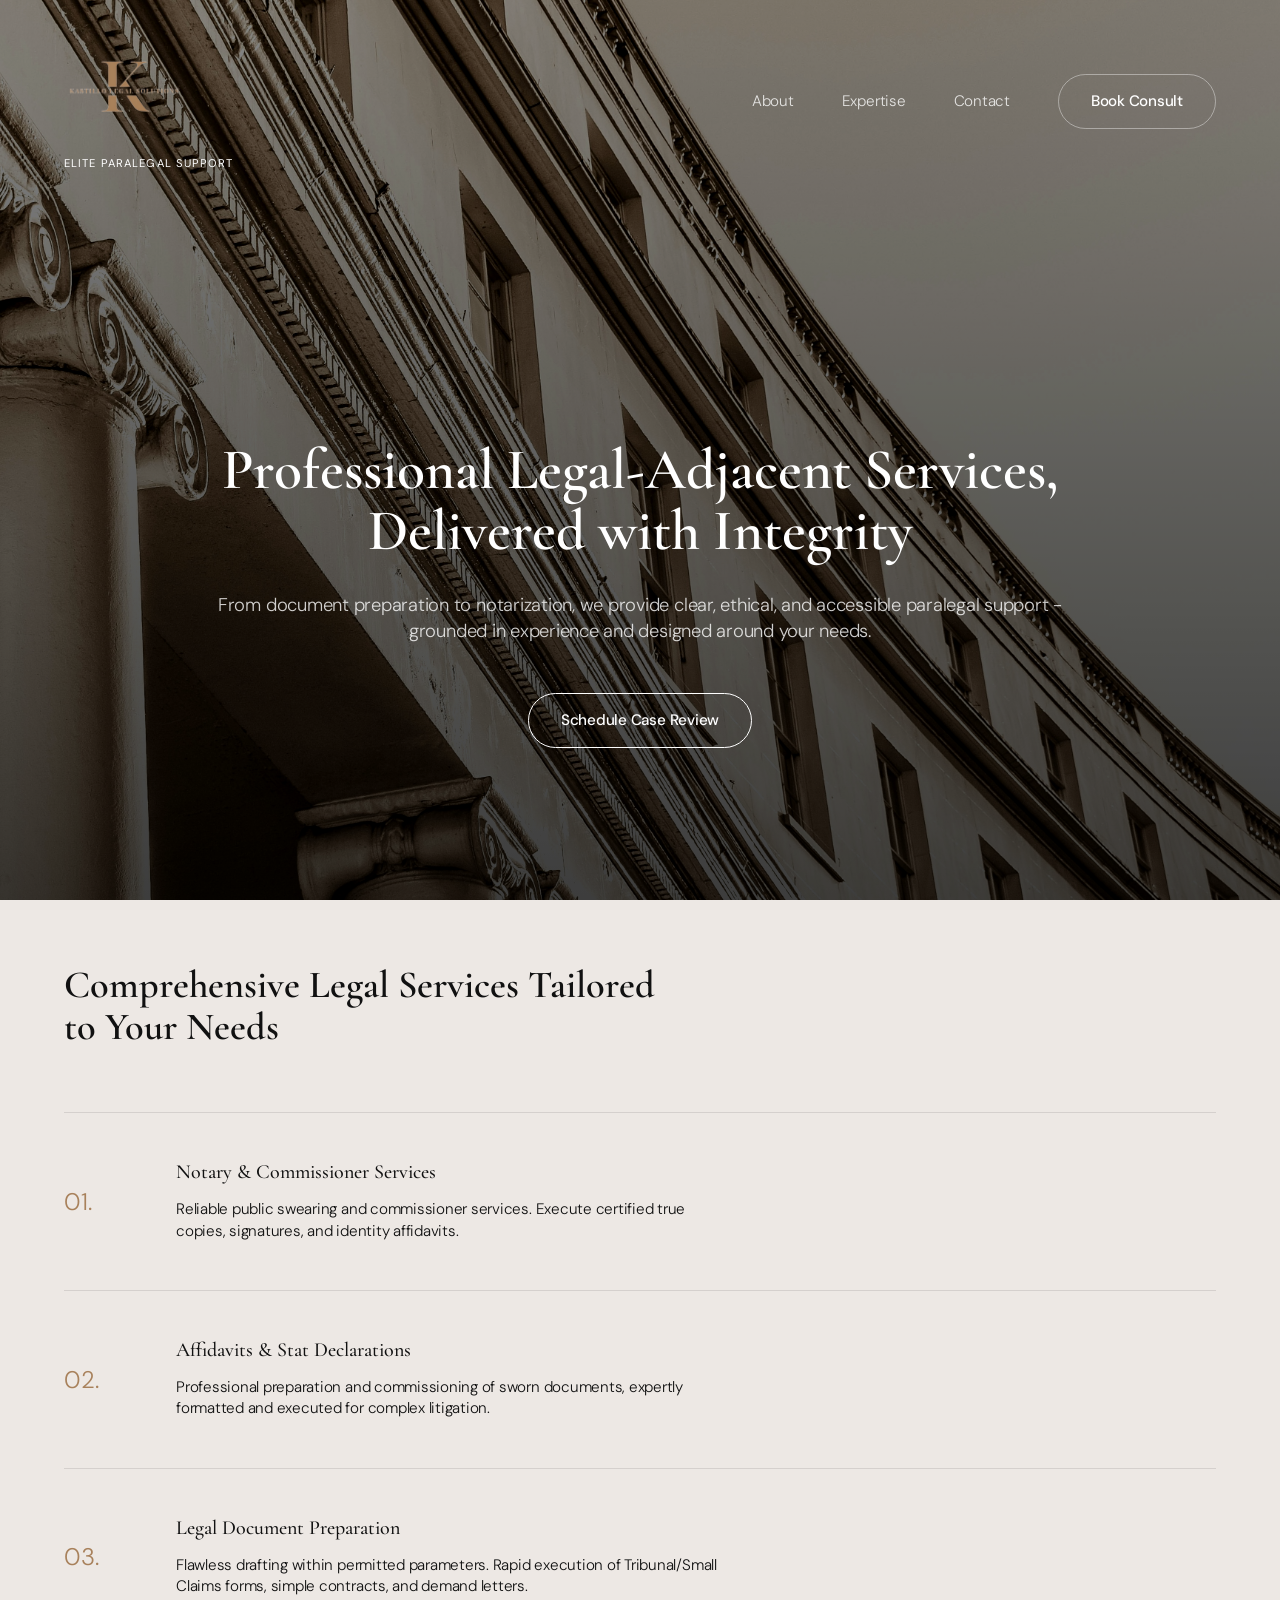
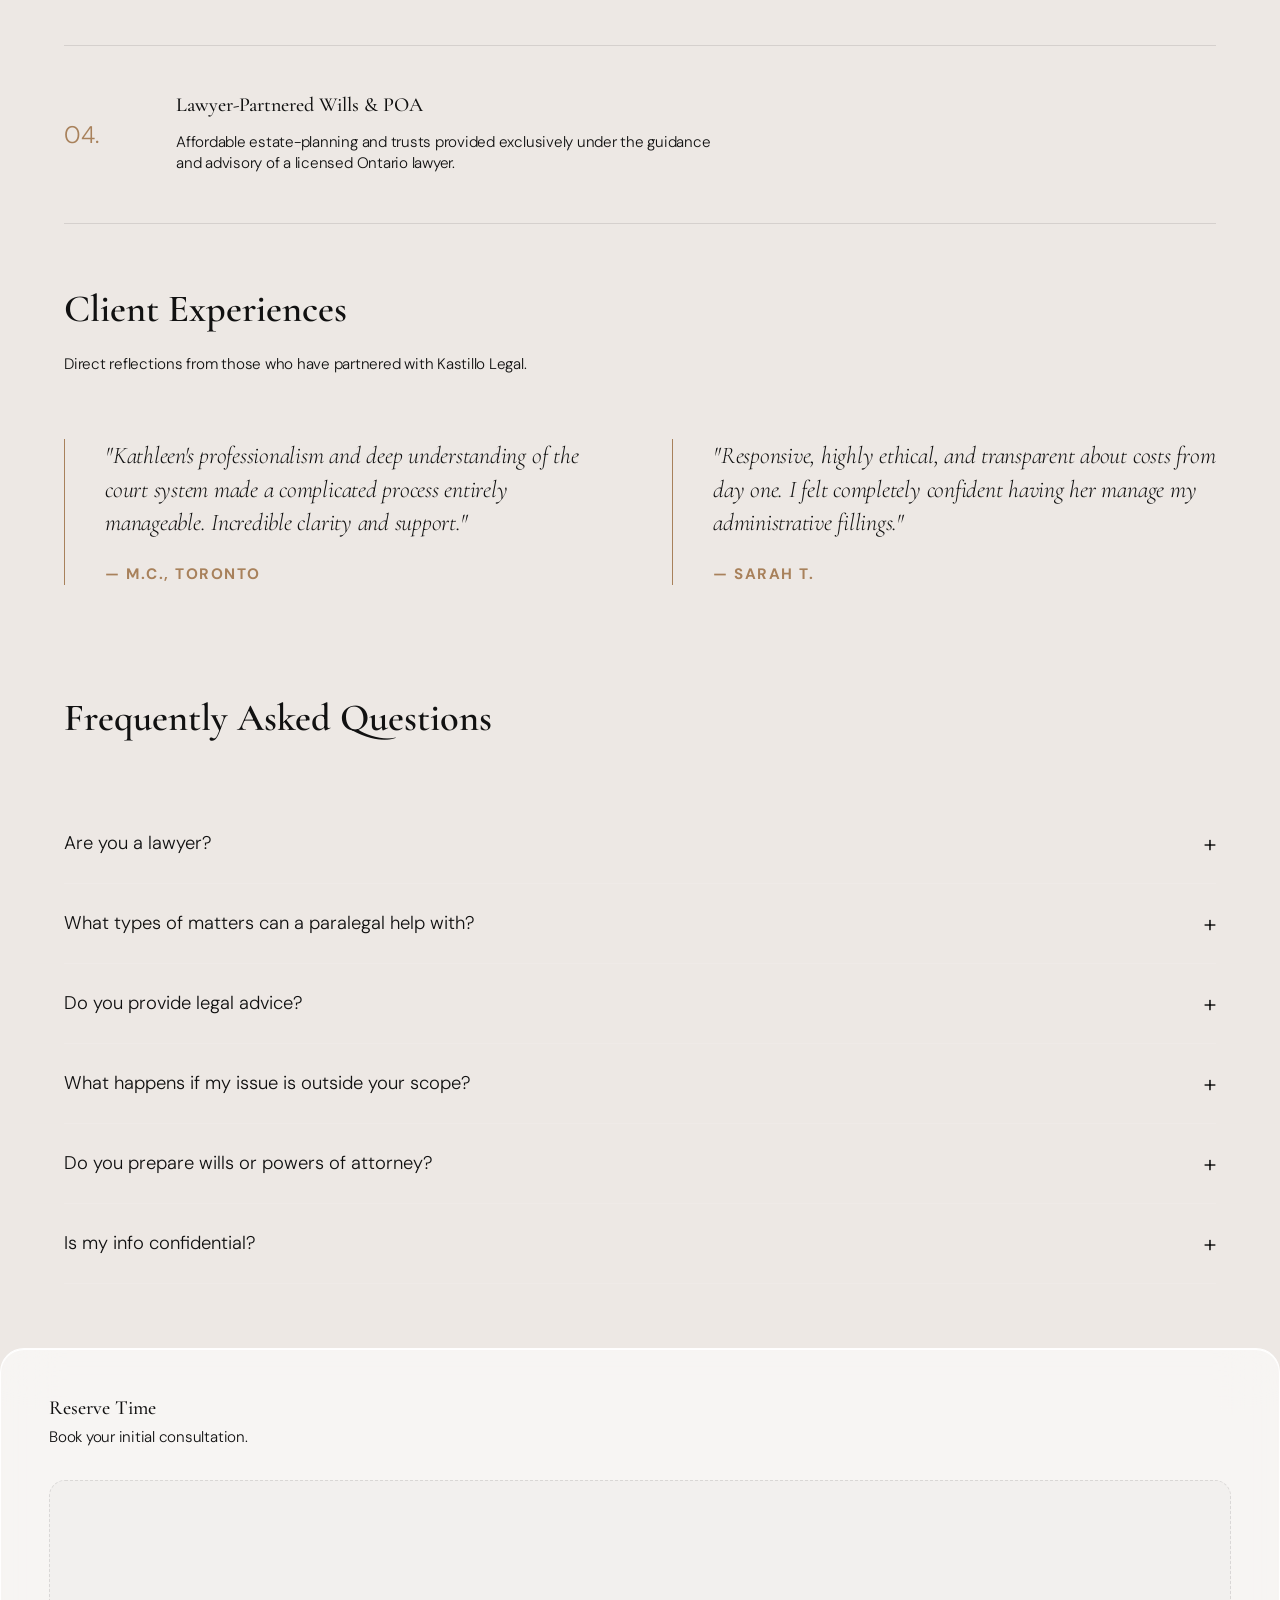
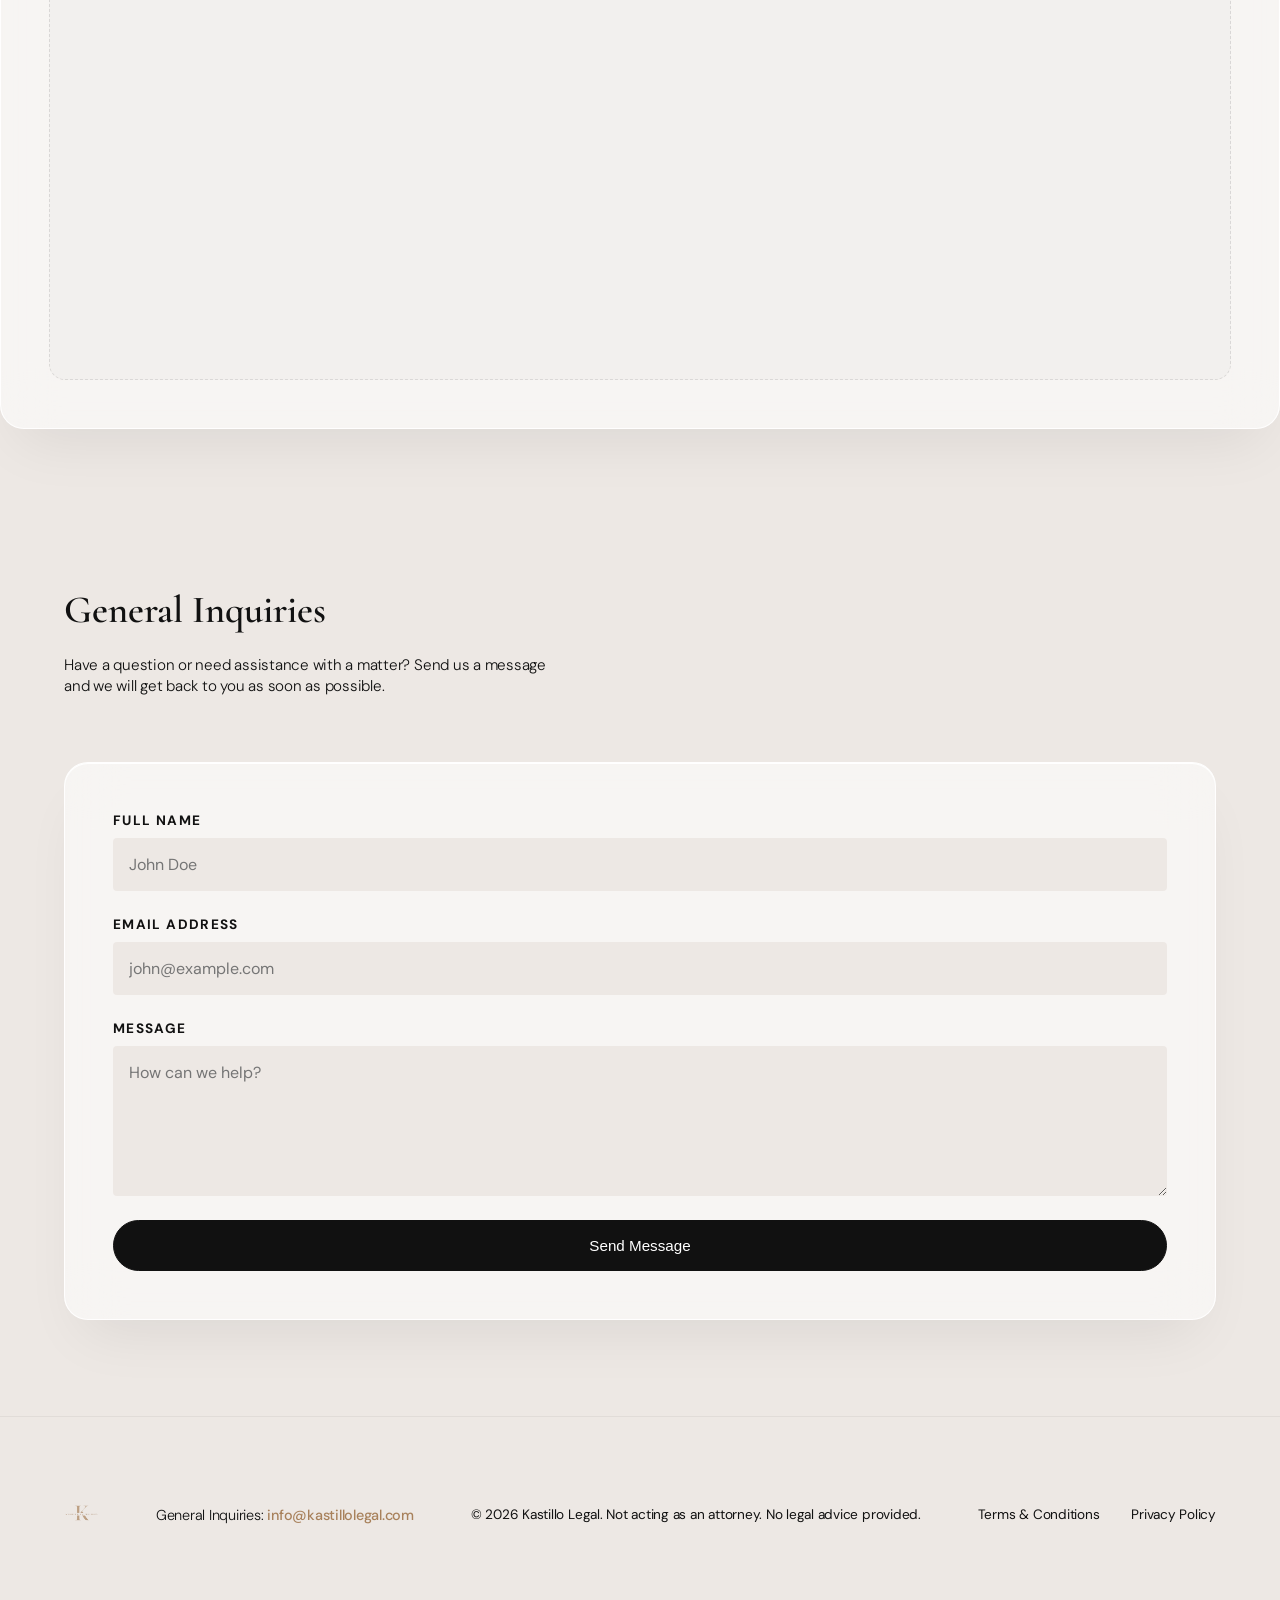
<file: index.html>
<!DOCTYPE html>
<html lang="en">

<head>
    <meta charset="UTF-8">
    <meta name="viewport" content="width=device-width, initial-scale=1.0">
    <meta name="description" content="Kastillo Legal Solutions provides elite paralegal support, notary services, legal document preparation, and strategic consultations in Ontario. Professional, clear, and ethical.">
    <title>Kastillo Legal Solutions</title>
    <!-- Minimalist & Clean Typeface -->
    <link href="https://fonts.googleapis.com/css2?family=Cormorant+Garamond:ital,wght@0,300;0,400;0,500;0,600;1,400&family=DM+Sans:wght@300;400;500;700&display=swap" rel="stylesheet">
    <link rel="stylesheet" href="styles.css?v=5">
</head>

<body>
    <nav class="navbar">
        <div class="nav-container">
            <div class="nav-brand">
                <a href="#" class="logo"><img src="logo/logotransparent_fixed.png" alt="Kastillo Logo" class="logo-img"></a>
                <span class="nav-tagline">Elite Paralegal Support</span>
            </div>
            <div class="nav-links">
                <a href="about.html">About</a>
                <a href="services.html">Expertise</a>
                <a href="index.html#contact">Contact</a>
                <a href="index.html#booking" class="btn-secondary">Book Consult</a>
            </div>
            
            <div class="hamburger">
                <span></span>
                <span></span>
                <span></span>
            </div>
        </div>
    </nav>
    
    <!-- Mobile Menu Overlay -->
    <div class="mobile-menu">
        <a href="about.html">About</a>
        <a href="services.html">Expertise</a>
        <a href="index.html#contact">Contact</a>
        <a href="index.html#booking" class="btn-secondary">Book Consult</a>
    </div>

    <!-- Full-Bleed Editorial Hero -->
    <header class="hero full-bleed-hero">
        <div class="hero-bg">
            <img src="hero%20image/gold.jpg" alt="Legal Architecture" class="hero-img">
            <div class="hero-overlay"></div>
        </div>

        <div class="hero-content-wrapper">
            <div class="hero-content">
                <h1>Professional Legal-Adjacent Services,<br>Delivered with Integrity</h1>
                <p>From document preparation to notarization, we provide clear, ethical, and accessible paralegal support - grounded in experience and designed around your needs.</p>

                <div class="hero-actions">
                    <a href="#booking" class="btn-primary magnetic-btn">Schedule Case Review</a>
                </div>


            </div>
        </div>
    </header>

    <main>
        <section id="services" class="section-padding">
            <div class="section-container">
                <div class="editorial-header">
                    <h2>Comprehensive Legal Services Tailored to Your Needs</h2>
                </div>

                <!-- Editorial List Layout representing Bespoke Services -->
                <div class="editorial-grid">
                    <div class="editorial-row bento-item">
                        <div class="row-number">01.</div>
                        <div class="row-details">
                            <h3>Notary & Commissioner Services</h3>
                            <p>Reliable public swearing and commissioner services. Execute certified true copies, signatures, and identity affidavits.</p>
                        </div>
                    </div>

                    <div class="editorial-row bento-item">
                        <div class="row-number">02.</div>
                        <div class="row-details">
                            <h3>Affidavits & Stat Declarations</h3>
                            <p>Professional preparation and commissioning of sworn documents, expertly formatted and executed for complex litigation.</p>
                        </div>
                    </div>

                    <div class="editorial-row bento-item">
                        <div class="row-number">03.</div>
                        <div class="row-details">
                            <h3>Legal Document Preparation</h3>
                            <p>Flawless drafting within permitted parameters. Rapid execution of Tribunal/Small Claims forms, simple contracts, and demand letters.</p>
                        </div>
                    </div>

                    <div class="editorial-row bento-item">
                        <div class="row-number">04.</div>
                        <div class="row-details">
                            <h3>Lawyer-Partnered Wills & POA</h3>
                            <p>Affordable estate-planning and trusts provided exclusively under the guidance and advisory of a licensed Ontario lawyer.</p>
                        </div>
                    </div>
                </div>
            </div>
        </section>

        <!-- Client Experiences Section -->
        <section class="section-padding reviews-section" style="background-color: var(--bg-base); padding-top: 0; padding-bottom: 3rem;">
            <div class="section-container">
                <div class="editorial-header">
                    <h2>Client Experiences</h2>
                    <p style="color: var(--text-secondary); max-width: 600px; margin-top: 1rem;">Direct reflections from those who have partnered with Kastillo Legal.</p>
                </div>
                
                <div class="reviews-grid">
                    <div class="review-card">
                        <p class="review-text">"Kathleen's professionalism and deep understanding of the court system made a complicated process entirely manageable. Incredible clarity and support."</p>
                        <p class="review-author">— M.C., Toronto</p>
                    </div>
                    <div class="review-card">
                        <p class="review-text">"Responsive, highly ethical, and transparent about costs from day one. I felt completely confident having her manage my administrative fillings."</p>
                        <p class="review-author">— Sarah T.</p>
                    </div>
                </div>
            </div>
        </section>

        <!-- FAQ Section -->
        <section id="faq" class="section-padding" style="padding-bottom: 2rem;">
            <div class="section-container">
                <div class="editorial-header">
                    <h2>Frequently Asked Questions</h2>
                </div>
                
                <div class="faq-accordion bento-item">
                    <div class="faq-item">
                        <button class="faq-question">Are you a lawyer? <span class="icon">+</span></button>
                        <div class="faq-answer">
                            <p>No. This practice is operated by a licensed paralegal and notary public regulated by the Law Society of Ontario. Paralegals are authorized to provide certain legal services, but their scope of practice differs from that of lawyers.</p>
                        </div>
                    </div>
                    <div class="faq-item">
                        <button class="faq-question">What types of matters can a paralegal help with? <span class="icon">+</span></button>
                        <div class="faq-answer">
                            <p>We assist with notary and commissioner services, affidavits and statutory declarations, permitted legal document preparation, and selected tribunal or Small Claims matters. If a matter falls outside our scope, we will advise you accordingly.</p>
                        </div>
                    </div>
                    <div class="faq-item">
                        <button class="faq-question">Do you provide legal advice? <span class="icon">+</span></button>
                        <div class="faq-answer">
                            <p>Legal information and assistance are provided where permitted. Legal advice for matters requiring a lawyer, including estate planning, is provided exclusively by a licensed Ontario lawyer through lawyer-partnered services.</p>
                        </div>
                    </div>
                    <div class="faq-item">
                        <button class="faq-question">What happens if my issue is outside your scope? <span class="icon">+</span></button>
                        <div class="faq-answer">
                            <p>If a matter falls outside the paralegal scope of practice, we will not proceed independently. We may provide referrals or suggest appropriate legal or community resources.</p>
                        </div>
                    </div>
                    <div class="faq-item">
                        <button class="faq-question">Do you prepare wills or powers of attorney? <span class="icon">+</span></button>
                        <div class="faq-answer">
                            <p>Wills and powers of attorney are offered only through collaboration with a licensed Ontario lawyer. All drafting and legal advice are provided solely by the lawyer. Our role is limited to administrative coordination and notarization where applicable.</p>
                        </div>
                    </div>
                    <div class="faq-item">
                        <button class="faq-question">Is my info confidential? <span class="icon">+</span></button>
                        <div class="faq-answer">
                            <p>Yes. Client information is confidential and handled in accordance with professional obligations and Canada's Personal Information Protection and Electronic Documents Act (PIPEDA)</p>
                        </div>
                    </div>
                </div>
            </div>
        </section>

        <!-- Forms Section -->
        <section class="form-bento-section" style="padding-bottom: 6rem; padding-top: 2rem;">
            <div class="section-container">

                <div id="booking" class="glass-card form-container">
                    <div class="form-header">
                        <h3>Reserve Time</h3>
                        <p>Book your initial consultation.</p>
                    </div>
                    <div class="embed-zone large">
                        <div style="width:100%; max-width:850px; margin: 0 auto; height:100%; min-height:400px;" id="my-cal-inline"></div>
                        <script type="text/javascript">
                            (function (C, A, L) { let p = function (a, ar) { a.q.push(ar); }; let d = C.document; C.Cal = C.Cal || function () { let cal = C.Cal; let ar = arguments; if (!cal.loaded) { cal.ns = {}; cal.q = cal.q || []; d.head.appendChild(d.createElement("script")).src = A; cal.loaded = true; } if (ar[0] === L) { const api = function () { p(api, arguments); }; const namespace = ar[1]; api.q = api.q || []; typeof namespace === "string" ? (cal.ns[namespace] = cal.ns[namespace] || api) : p(cal, ar); return; } p(cal, ar); }; })(window, "https://app.cal.com/embed/embed.js", "init");
                            Cal("init", { origin: "https://cal.com" });

                            Cal("inline", {
                                elementOrSelector: "#my-cal-inline",
                                calLink: "kastillolegalsolutions/30min",
                                layout: "month_view"
                            });

                            Cal("ui", { "theme": "light", "styles": { "branding": { "brandColor": "#A8815B" } }, "hideEventTypeDetails": true, "layout": "month_view" });
                        </script>
                    </div>
                </div>

            </div>
        </section>

        <!-- Contact Section -->
        <section id="contact" class="section-padding" style="background: var(--bg-card); border-top: 1px solid var(--border-color);">
            <div class="section-container">
                <div class="split-bento">
                    <div class="bento-text">
                        <div class="editorial-header">
                            <h2>General Inquiries</h2>
                            <p style="margin-top: 1rem; color: var(--text-secondary); max-width: 500px;">Have a question or need assistance with a matter? Send us a message and we will get back to you as soon as possible.</p>
                        </div>
                    </div>
                    <div class="bento-form glass-card" style="padding: 3rem;">
                        <form action="https://formspree.io/f/xwvypdbe" method="POST" class="contact-form">
                            <div class="form-group">
                                <label for="name">Full Name</label>
                                <input type="text" id="name" name="name" required placeholder="John Doe">
                            </div>
                            <div class="form-group">
                                <label for="email">Email Address</label>
                                <input type="email" id="email" name="email" required placeholder="john@example.com">
                            </div>
                            <div class="form-group">
                                <label for="message">Message</label>
                                <textarea id="message" name="message" required placeholder="How can we help?"></textarea>
                            </div>
                            <button type="submit" class="btn-primary" style="width: 100%;">Send Message</button>
                        </form>
                    </div>
                </div>
            </div>
        </section>
    </main>

    <footer class="footer">
        <div class="footer-container">
            <div class="footer-brand">
                <div class="logo"><img src="logo/logotransparent_fixed.png" alt="Kastillo Logo"
                        style="height: 35px; width: auto; opacity: 0.7;"></div>
            </div>
            <div class="footer-contact" style="text-align: center; margin: 1.5rem 0;">
                <p style="font-size: 0.9rem; color: var(--text-secondary);">General Inquiries: <a href="mailto:info@kastillolegal.com" style="color: var(--accent-bronze); text-decoration: none; font-weight: 500;">info@kastillolegal.com</a></p>
            </div>
            <div class="footer-legal">
                <p>&copy; 2026 Kastillo Legal. Not acting as an attorney. No legal advice provided.</p>
            </div>
            <div class="footer-social">
                <a href="terms.html">Terms & Conditions</a>
                <a href="privacy.html">Privacy Policy</a>
            </div>
        </div>
    </footer>

    <script src="app.js?v=2"></script>
</body>

</html>
</file>
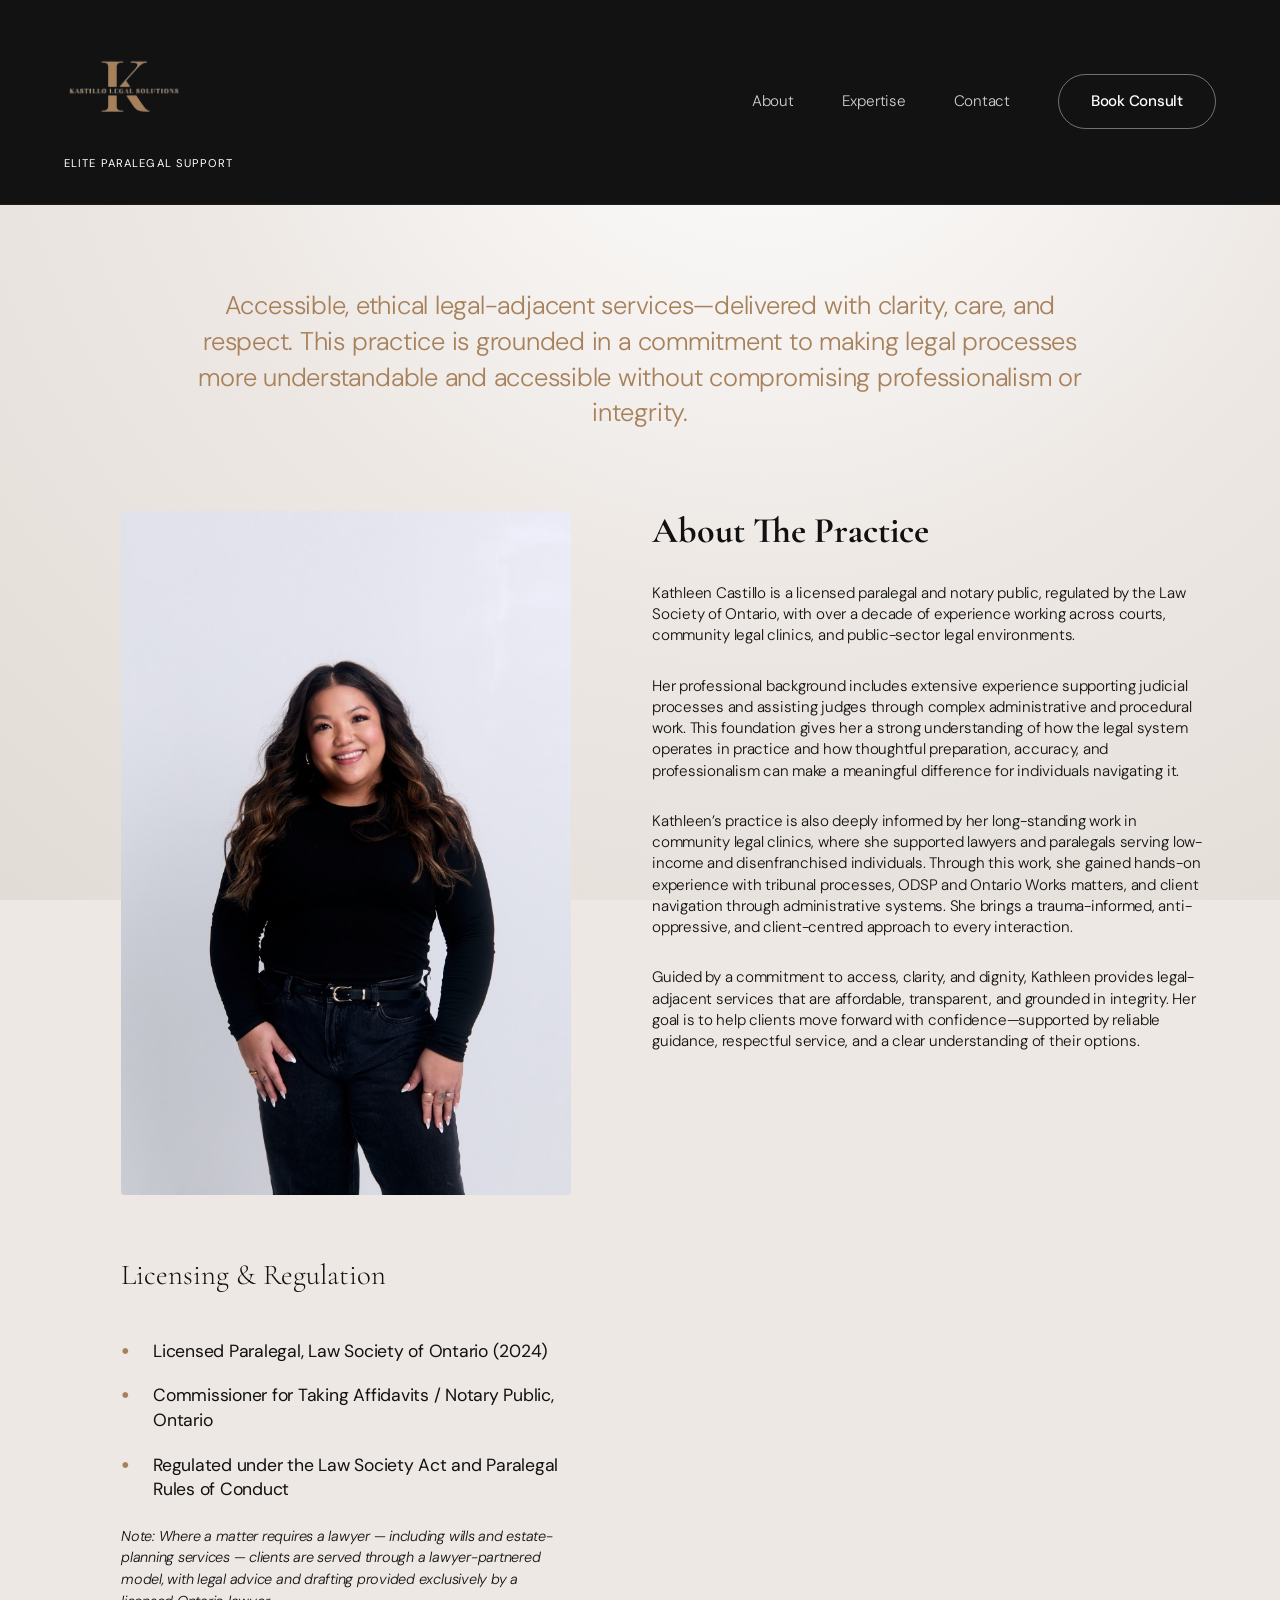
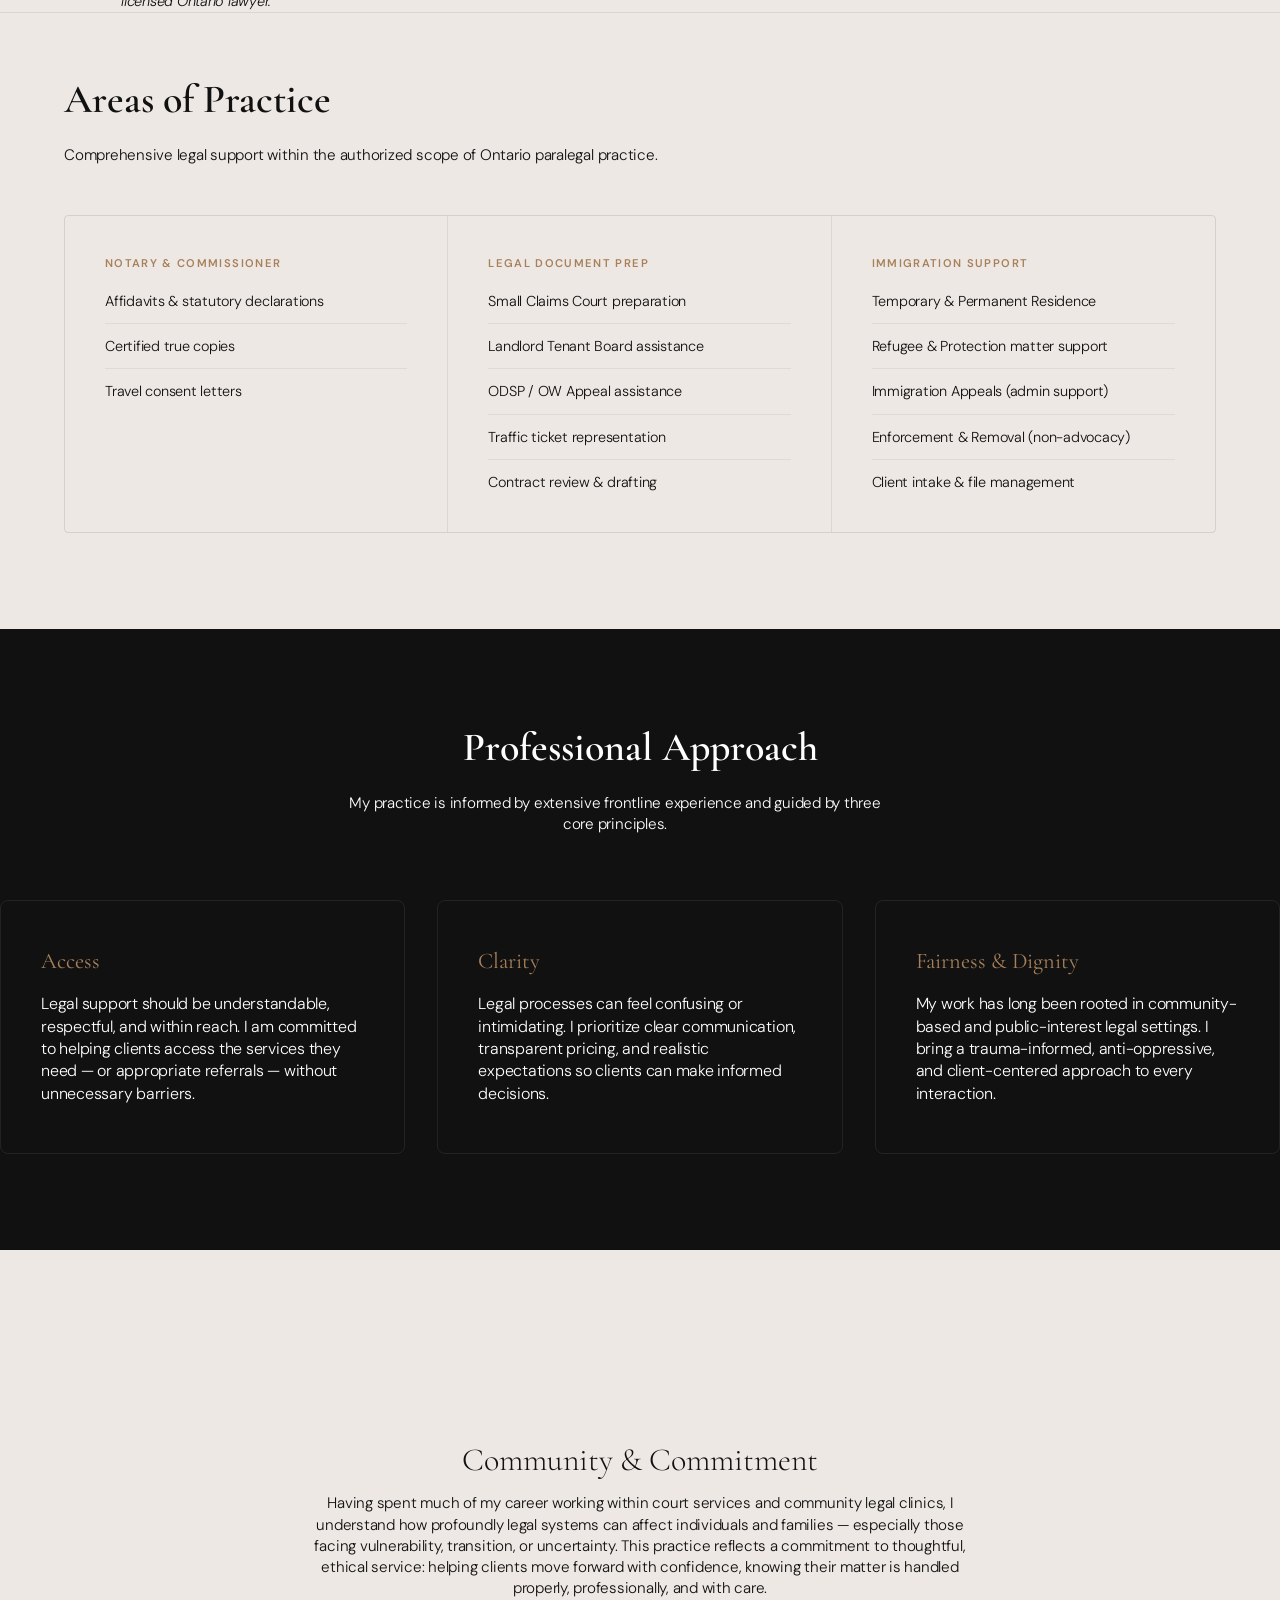
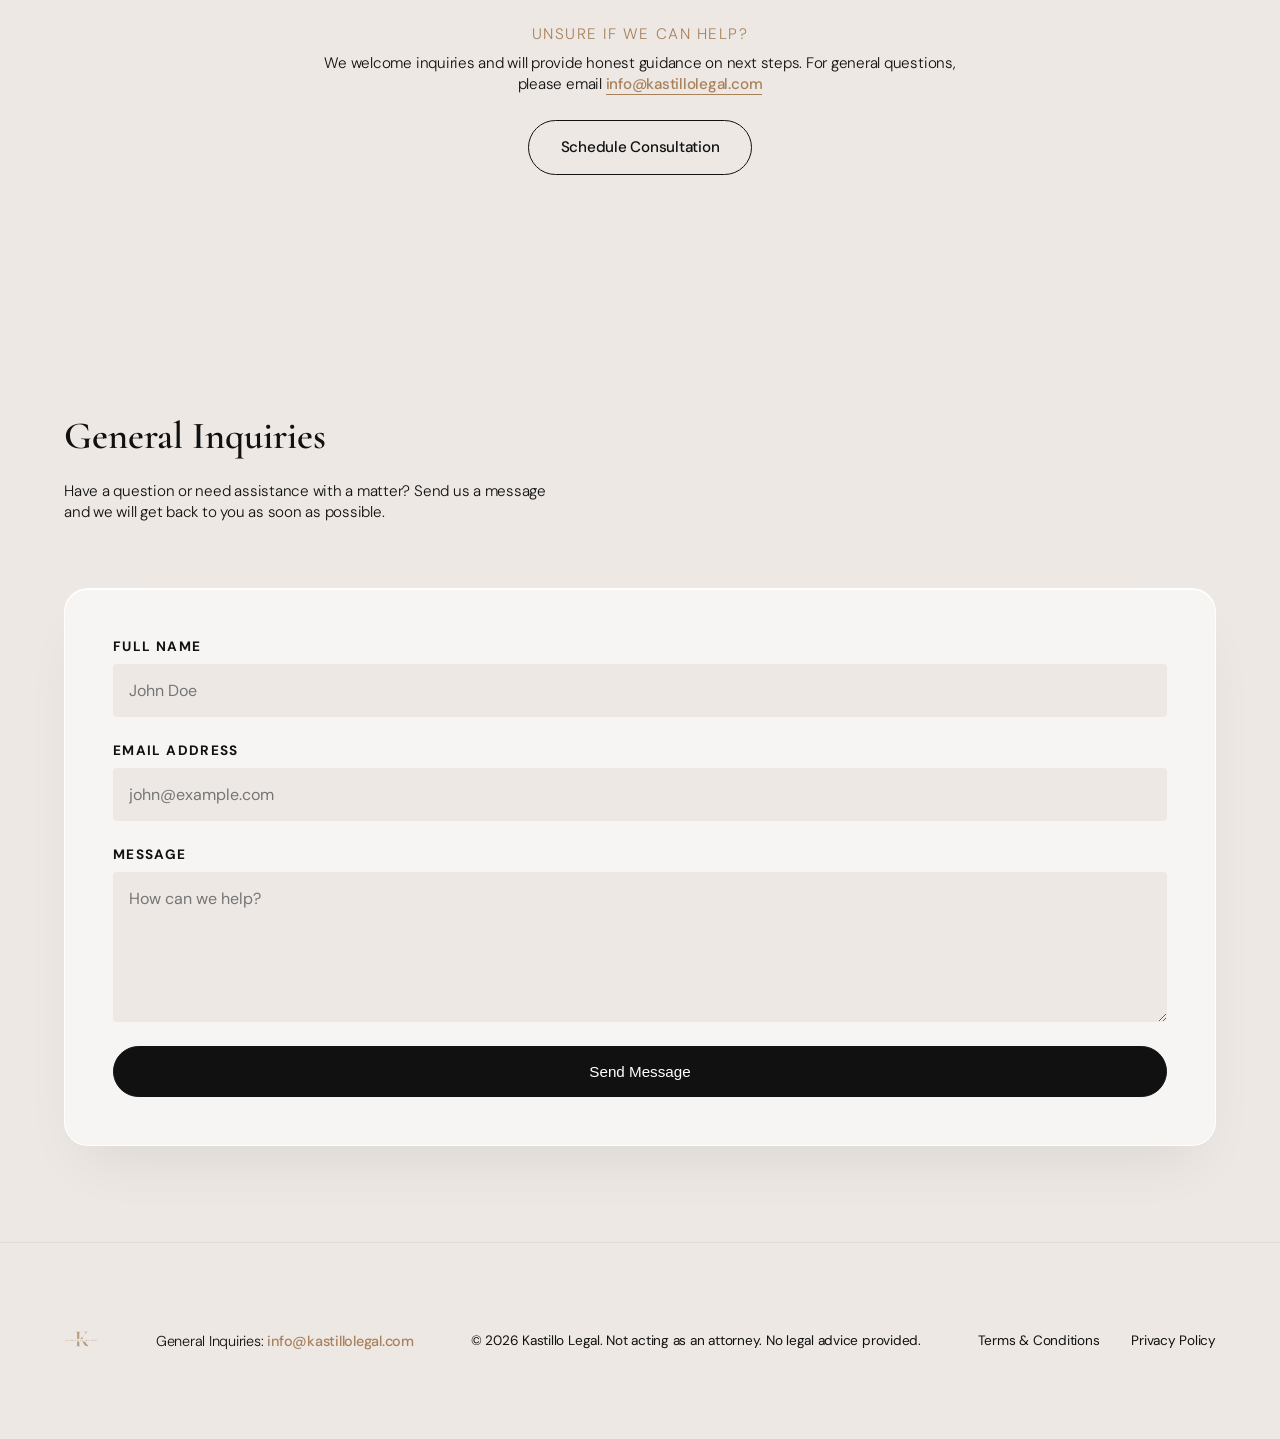
<file: about.html>
<!DOCTYPE html>
<html lang="en">

<head>
    <meta charset="UTF-8">
    <meta name="viewport" content="width=device-width, initial-scale=1.0">
    <meta name="description" content="Learn about Kathleen Castillo, a licensed paralegal and notary public in Ontario committed to making legal processes understandable, accessible, and respectful.">
    <title>KASTILLO | About Kathleen Castillo</title>
    <link href="https://fonts.googleapis.com/css2?family=Cormorant+Garamond:ital,wght@0,300;0,400;0,500;0,600;1,400&family=DM+Sans:wght@300;400;500;700&display=swap" rel="stylesheet">
    <link rel="stylesheet" href="styles.css?v=5">
    <style>
        .about-header {
            padding-top: 14rem;
            padding-bottom: 0rem;
            text-align: center;
        }

        .about-header h1 {
            font-size: clamp(3rem, 6vw, 5rem);
            font-weight: 300;
            margin-bottom: 3rem;
            color: var(--text-primary);
            letter-spacing: -0.02em;
        }

        .pull-quote {
            font-size: clamp(1.25rem, 2vw, 1.75rem);
            font-weight: 300;
            line-height: 1.4;
            color: var(--accent-bronze);
            max-width: 900px;
            margin: 0 auto;
            font-style: auto;
        }

        .about-grid {
            display: grid;
            grid-template-columns: 1fr 1fr;
            gap: 1.5rem;
            margin-top: 1rem;
            align-items: start;
        }

        @media (max-width: 968px) {
            .about-grid {
                grid-template-columns: 1fr;
                gap: 3rem;
            }
        }

        .about-col-text h2 {
            font-size: 2.25rem;
            font-weight: 700;
            margin-bottom: 2rem;
            color: var(--text-primary);
        }

        .about-col-text p {
            margin-bottom: 1.8rem;
            color: var(--text-secondary);
            font-size: 0.95rem;
            line-height: 1.4;
            font-weight: 300;
        }

        .about-image {
            width: 80%;
            max-width: 450px;
            height: auto;
            object-fit: cover;
            border-radius: 4px;
            margin: 0 auto;
            display: block;
        }

        .values-section {
            background: #111111;
            padding: 6rem 0;
            margin-top: 2rem;
            margin-bottom: 4rem;
        }
        
        .values-section .editorial-header h2 {
            color: #ffffff;
        }
        
        .values-section .editorial-header p {
            color: #ffffff !important;
        }

        .values-grid {
            display: grid;
            grid-template-columns: repeat(3, 1fr);
            gap: 2rem;
            margin-top: 4rem;
        }

        @media (max-width: 768px) {
            .values-grid {
                grid-template-columns: 1fr;
            }
        }

        .value-card {
            padding: 3rem 2.5rem;
            background: transparent;
            border: 1px solid rgba(255, 255, 255, 0.08);
            border-radius: 8px;
            transition: var(--transition);
        }

        .value-card:hover {
            border-color: var(--accent-bronze);
            transform: translateY(-5px);
        }

        .value-card h3 {
            margin-bottom: 1.25rem;
            font-size: 1.4rem;
            font-weight: 400;
            color: var(--accent-bronze);
        }

        .value-card p {
            font-size: 1rem;
            color: #ffffff;
            line-height: 1.4;
        }

        .regulatory-section {
            margin-top: 3rem;
            max-width: 800px;
            margin-left: auto;
            margin-right: auto;
        }

        .list-block {
            margin-top: 2rem;
            padding-left: 0;
            list-style: none;
        }

        .list-block li {
            margin-bottom: 1.25rem;
            position: relative;
            color: var(--text-secondary);
            font-size: 1.1rem;
            padding-left: 2rem;
        }

        .list-block li::before {
            content: "•";
            position: absolute;
            left: 0;
            color: var(--accent-bronze);
            font-size: 1.5rem;
            line-height: 1;
        }

        .closing-block {
            text-align: center;
            max-width: 800px;
            margin: 2rem auto;
            padding: 4rem;
            border: 1px solid var(--border-color);
            background: var(--bg-card);
            border-radius: 8px;
        }
        
        .closing-block h3 {
            margin-bottom: 1rem;
            font-size: 2rem;
            font-weight: 300;
        }
        .closing-block p.main-p {
            text-align: center;
            color: var(--text-secondary);
            line-height: 1.4;
            margin-bottom: 1rem;
            max-width: 750px;
            margin-left: auto;
            margin-right: auto;
        }

        /* Solid Navbar Override for Text Visibility */
        .navbar {
            background-color: #121212;
            border-bottom: 1px solid rgba(255, 255, 255, 0.05);
        }
    </style>
</head>

<body>
    <!-- Navbar (Matches Home Page) -->
    <nav class="navbar">
        <div class="nav-container">
            <div class="nav-brand">
                <a href="index.html" class="logo"><img src="logo/logotransparent_fixed.png" alt="Kastillo Logo" class="logo-img"></a>
                <span class="nav-tagline">Elite Paralegal Support</span>
            </div>
            <div class="nav-links">
                <a href="about.html">About</a>
                <a href="services.html">Expertise</a>
                <a href="index.html#contact">Contact</a>
                <a href="index.html#booking" class="btn-secondary">Book Consult</a>
            </div>
            
            <div class="hamburger">
                <span></span>
                <span></span>
                <span></span>
            </div>
        </div>
    </nav>
    
    <!-- Mobile Menu Overlay -->
    <div class="mobile-menu">
        <a href="about.html">About</a>
        <a href="services.html">Expertise</a>
        <a href="index.html#contact">Contact</a>
        <a href="index.html#booking" class="btn-secondary">Book Consult</a>
    </div>

    <main>
        <!-- Value Statement Hero -->
        <section class="section-padding">
            <div class="section-container about-header">
                <p class="pull-quote">Accessible, ethical legal-adjacent services—delivered with clarity, care, and respect. This practice is grounded in a commitment to making legal processes more understandable and accessible without compromising professionalism or integrity.</p>
            </div>
        </section>

        <!-- About The Practice -->
        <section class="section-padding" style="padding-top: 0; padding-bottom: 0;">
            <div class="section-container">
                <div class="about-grid">
                    <div class="about-col-img">
                        <!-- Temporary Headshot mapping from unsplash -->
                        <img src="headshot.jpg" alt="Kathleen Castillo" class="about-image" style="filter: none;">
                        
                        <div class="regulatory-section" style="width: 80%; max-width: 450px; margin: 4rem auto 0 auto;">
                            <h2 style="font-weight: 300; font-size: 1.8rem; border-bottom: 1px solid var(--border-color); padding-bottom: 1rem; margin-bottom: 2rem;">Licensing & Regulation</h2>
                            <ul class="list-block" style="margin-top: 0;">
                                <li>Licensed Paralegal, Law Society of Ontario (2024)</li>
                                <li>Commissioner for Taking Affidavits / Notary Public, Ontario</li>
                                <li>Regulated under the Law Society Act and Paralegal Rules of Conduct</li>
                            </ul>
                            <p style="margin-top: 1.5rem; color: var(--text-secondary); font-style: italic; font-size: 0.9rem; line-height: 1.5;">Note: Where a matter requires a lawyer — including wills and estate-planning services — clients are served through a lawyer-partnered model, with legal advice and drafting provided exclusively by a licensed Ontario lawyer.</p>
                        </div>
                    </div>
                    <div class="about-col-text">
                        <h2>About The Practice</h2>
                        <p>Kathleen Castillo is a licensed paralegal and notary public, regulated by the Law Society of Ontario, with over a decade of experience working across courts, community legal clinics, and public-sector legal environments.</p>
                        
                        <p>Her professional background includes extensive experience supporting judicial processes and assisting judges through complex administrative and procedural work. This foundation gives her a strong understanding of how the legal system operates in practice and how thoughtful preparation, accuracy, and professionalism can make a meaningful difference for individuals navigating it.</p>
                        
                        <p>Kathleen’s practice is also deeply informed by her long-standing work in community legal clinics, where she supported lawyers and paralegals serving low-income and disenfranchised individuals. Through this work, she gained hands-on experience with tribunal processes, ODSP and Ontario Works matters, and client navigation through administrative systems. She brings a trauma-informed, anti-oppressive, and client-centred approach to every interaction.</p>
                        
                        <p>Guided by a commitment to access, clarity, and dignity, Kathleen provides legal-adjacent services that are affordable, transparent, and grounded in integrity. Her goal is to help clients move forward with confidence—supported by reliable guidance, respectful service, and a clear understanding of their options.</p>
                    </div>
                </div>
            </div>
        </section>

        <!-- Areas of Law Section -->
        <section id="areas" class="section-padding" style="border-top: 1px solid rgba(0,0,0,0.08);">
            <div class="section-container">
                <div class="editorial-header" style="max-width: 100%; margin-bottom: 3rem;">
                    <h2 style="font-size: 2.5rem;">Areas of Practice</h2>
                    <p style="color: var(--text-secondary); margin-top: 0.75rem; max-width: 600px;">Comprehensive legal support within the authorized scope of Ontario paralegal practice.</p>
                </div>

                <div style="display: grid; grid-template-columns: repeat(3, 1fr); gap: 0; border: 1px solid rgba(0,0,0,0.1); border-radius: 4px; overflow: hidden;">

                    <div style="padding: 2.5rem; border-right: 1px solid rgba(0,0,0,0.08);">
                        <p style="font-size: 0.7rem; text-transform: uppercase; letter-spacing: 0.12em; color: var(--accent-bronze); font-weight: 600; margin-bottom: 1.25rem; max-width: none;">Notary &amp; Commissioner</p>
                        <ul style="list-style: none; padding: 0; margin: 0; display: flex; flex-direction: column; gap: 0.75rem;">
                            <li style="font-size: 0.9rem; color: var(--text-secondary); font-weight: 300; padding-bottom: 0.75rem; border-bottom: 1px solid rgba(0,0,0,0.06);">Affidavits &amp; statutory declarations</li>
                            <li style="font-size: 0.9rem; color: var(--text-secondary); font-weight: 300; padding-bottom: 0.75rem; border-bottom: 1px solid rgba(0,0,0,0.06);">Certified true copies</li>
                            <li style="font-size: 0.9rem; color: var(--text-secondary); font-weight: 300;">Travel consent letters</li>
                        </ul>
                    </div>

                    <div style="padding: 2.5rem; border-right: 1px solid rgba(0,0,0,0.08);">
                        <p style="font-size: 0.7rem; text-transform: uppercase; letter-spacing: 0.12em; color: var(--accent-bronze); font-weight: 600; margin-bottom: 1.25rem; max-width: none;">Legal Document Prep</p>
                        <ul style="list-style: none; padding: 0; margin: 0; display: flex; flex-direction: column; gap: 0.75rem;">
                            <li style="font-size: 0.9rem; color: var(--text-secondary); font-weight: 300; padding-bottom: 0.75rem; border-bottom: 1px solid rgba(0,0,0,0.06);">Small Claims Court preparation</li>
                            <li style="font-size: 0.9rem; color: var(--text-secondary); font-weight: 300; padding-bottom: 0.75rem; border-bottom: 1px solid rgba(0,0,0,0.06);">Landlord Tenant Board assistance</li>
                            <li style="font-size: 0.9rem; color: var(--text-secondary); font-weight: 300; padding-bottom: 0.75rem; border-bottom: 1px solid rgba(0,0,0,0.06);">ODSP / OW Appeal assistance</li>
                            <li style="font-size: 0.9rem; color: var(--text-secondary); font-weight: 300; padding-bottom: 0.75rem; border-bottom: 1px solid rgba(0,0,0,0.06);">Traffic ticket representation</li>
                            <li style="font-size: 0.9rem; color: var(--text-secondary); font-weight: 300;">Contract review &amp; drafting</li>
                        </ul>
                    </div>

                    <div style="padding: 2.5rem;">
                        <p style="font-size: 0.7rem; text-transform: uppercase; letter-spacing: 0.12em; color: var(--accent-bronze); font-weight: 600; margin-bottom: 1.25rem; max-width: none;">Immigration Support</p>
                        <ul style="list-style: none; padding: 0; margin: 0; display: flex; flex-direction: column; gap: 0.75rem;">
                            <li style="font-size: 0.9rem; color: var(--text-secondary); font-weight: 300; padding-bottom: 0.75rem; border-bottom: 1px solid rgba(0,0,0,0.06);">Temporary &amp; Permanent Residence</li>
                            <li style="font-size: 0.9rem; color: var(--text-secondary); font-weight: 300; padding-bottom: 0.75rem; border-bottom: 1px solid rgba(0,0,0,0.06);">Refugee &amp; Protection matter support</li>
                            <li style="font-size: 0.9rem; color: var(--text-secondary); font-weight: 300; padding-bottom: 0.75rem; border-bottom: 1px solid rgba(0,0,0,0.06);">Immigration Appeals (admin support)</li>
                            <li style="font-size: 0.9rem; color: var(--text-secondary); font-weight: 300; padding-bottom: 0.75rem; border-bottom: 1px solid rgba(0,0,0,0.06);">Enforcement &amp; Removal (non-advocacy)</li>
                            <li style="font-size: 0.9rem; color: var(--text-secondary); font-weight: 300;">Client intake &amp; file management</li>
                        </ul>
                    </div>

                </div>
            </div>
        </section>

        <!-- Core Values Bento (Dark) -->
        <section class="values-section">
            <div class="section-container">
                <div class="editorial-header" style="text-align: center; margin-left: auto; margin-right: auto;">
                    <h2 style="font-size: 2.5rem;">Professional Approach</h2>
                    <p style="color: var(--text-secondary); margin-top: 1rem;">My practice is informed by extensive frontline experience and guided by three core principles.</p>
                </div>
                
                <div class="values-grid">
                    <div class="value-card">
                        <h3>Access</h3>
                        <p>Legal support should be understandable, respectful, and within reach. I am committed to helping clients access the services they need — or appropriate referrals — without unnecessary barriers.</p>
                    </div>
                    <div class="value-card">
                        <h3>Clarity</h3>
                        <p>Legal processes can feel confusing or intimidating. I prioritize clear communication, transparent pricing, and realistic expectations so clients can make informed decisions.</p>
                    </div>
                    <div class="value-card">
                        <h3>Fairness & Dignity</h3>
                        <p>My work has long been rooted in community-based and public-interest legal settings. I bring a trauma-informed, anti-oppressive, and client-centered approach to every interaction.</p>
                    </div>
                </div>
            </div>
        </section>

        <!-- Closing Block -->
        <section style="padding-top: 2rem; padding-bottom: 5rem;">
            <div class="section-container">
                <div class="closing-block">
                    <h3>Community & Commitment</h3>
                    <p class="main-p">Having spent much of my career working within court services and community legal clinics, I understand how profoundly legal systems can affect individuals and families — especially those facing vulnerability, transition, or uncertainty. This practice reflects a commitment to thoughtful, ethical service: helping clients move forward with confidence, knowing their matter is handled properly, professionally, and with care.</p>
                    
                    <div style="margin-top: 1.5rem; display: flex; flex-direction: column; align-items: center;">
                        <p style="font-size: 0.95rem; text-transform: uppercase; letter-spacing: 0.1em; color: var(--accent-bronze); margin-bottom: 0.5rem; max-width: 100%;">Unsure if we can help?</p>
                        <p style="color: var(--text-secondary); margin-bottom: 1.5rem; max-width: 100%; text-align: center;">We welcome inquiries and will provide honest guidance on next steps. For general questions, please email <a href="mailto:info@kastillolegal.com" style="color: var(--accent-bronze); text-decoration: none; font-weight: 500; border-bottom: 1px solid var(--accent-bronze);">info@kastillolegal.com</a></p>
                        <a href="index.html#booking" class="btn-outline-dark btn-primary" style="display: inline-block;">Schedule Consultation</a>
                    </div>
                </div>
            </div>
        </section>
        <!-- Contact Section -->
        <section id="contact" class="section-padding" style="background: var(--bg-card); border-top: 1px solid var(--border-color);">
            <div class="section-container">
                <div class="split-bento">
                    <div class="bento-text">
                        <div class="editorial-header">
                            <h2>General Inquiries</h2>
                            <p style="margin-top: 1rem; color: var(--text-secondary); max-width: 500px;">Have a question or need assistance with a matter? Send us a message and we will get back to you as soon as possible.</p>
                        </div>
                    </div>
                    <div class="bento-form glass-card" style="padding: 3rem;">
                        <form action="https://formspree.io/f/xwvypdbe" method="POST" class="contact-form">
                            <div class="form-group">
                                <label for="name">Full Name</label>
                                <input type="text" id="name" name="name" required placeholder="John Doe">
                            </div>
                            <div class="form-group">
                                <label for="email">Email Address</label>
                                <input type="email" id="email" name="email" required placeholder="john@example.com">
                            </div>
                            <div class="form-group">
                                <label for="message">Message</label>
                                <textarea id="message" name="message" required placeholder="How can we help?"></textarea>
                            </div>
                            <button type="submit" class="btn-primary" style="width: 100%;">Send Message</button>
                        </form>
                    </div>
                </div>
            </div>
        </section>
    </main>

    <!-- Footer (Matches Home Page) -->
    <footer class="footer">
        <div class="footer-container">
            <div class="footer-brand">
                <div class="logo"><img src="logo/logotransparent_fixed.png" alt="Kastillo Logo" style="height: 35px; width: auto; opacity: 0.7;"></div>
            </div>
            <div class="footer-contact" style="text-align: center; margin: 1.5rem 0;">
                <p style="font-size: 0.9rem; color: var(--text-secondary);">General Inquiries: <a href="mailto:info@kastillolegal.com" style="color: var(--accent-bronze); text-decoration: none; font-weight: 500;">info@kastillolegal.com</a></p>
            </div>
            <div class="footer-legal">
                <p>&copy; 2026 Kastillo Legal. Not acting as an attorney. No legal advice provided.</p>
            </div>
            <div class="footer-social">
                <a href="terms.html">Terms & Conditions</a>
                <a href="privacy.html">Privacy Policy</a>
            </div>
        </div>
    </footer>

    <script src="app.js?v=2"></script>
</body>
</html>
</file>
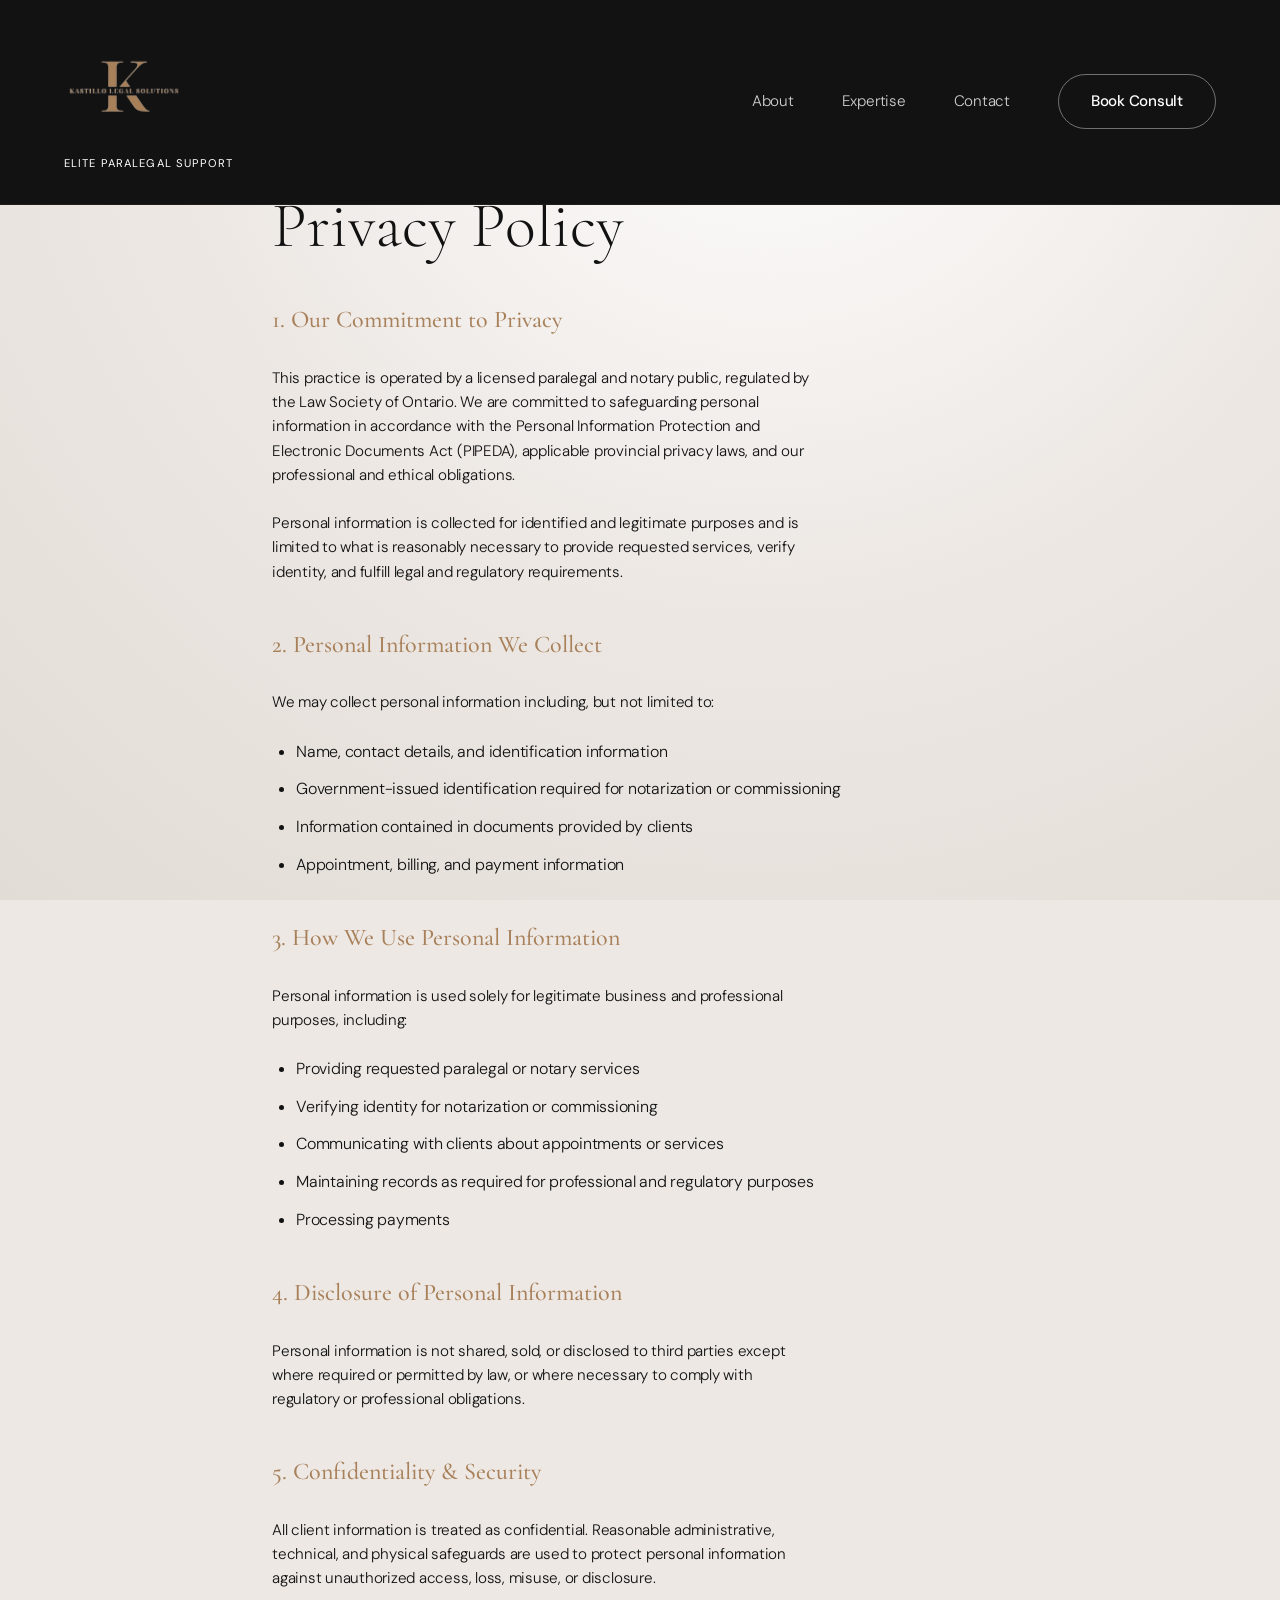
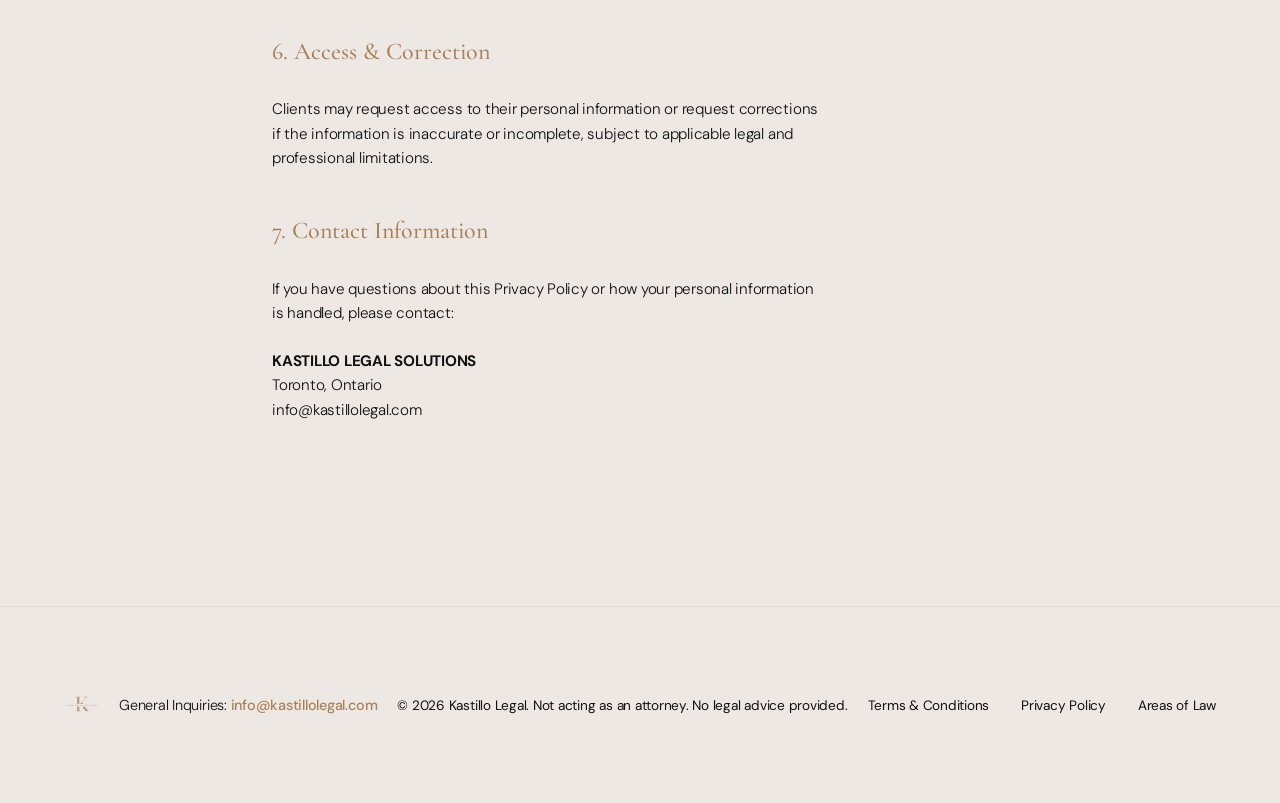
<file: privacy.html>
<!DOCTYPE html>
<html lang="en">

<head>
    <meta charset="UTF-8">
    <meta name="viewport" content="width=device-width, initial-scale=1.0">
    <meta name="description" content="Privacy Policy for Kastillo Legal Solutions. Professional paralegal and notary services in Ontario.">
    <title>KASTILLO | Privacy Policy</title>
    <link
        href="https://fonts.googleapis.com/css2?family=Cormorant+Garamond:ital,wght@0,300;0,400;0,500;0,600;1,400&family=DM+Sans:wght@300;400;500;700&display=swap"
        rel="stylesheet">
    <link rel="stylesheet" href="styles.css?v=3">
    <style>
        .legal-content {
            max-width: 800px;
            margin: 0 auto;
            padding: 12rem 2rem 8rem;
        }

        .legal-content h1 {
            font-size: clamp(2.5rem, 5vw, 4rem);
            font-weight: 300;
            margin-bottom: 2rem;
            color: var(--text-primary);
        }

        .legal-content h2 {
            font-size: 1.5rem;
            font-weight: 500;
            margin-top: 3rem;
            margin-bottom: 1.5rem;
            color: var(--accent-bronze);
            border-bottom: 1px solid var(--border-color);
            padding-bottom: 0.5rem;
        }

        .legal-content p, .legal-content ul {
            color: var(--text-secondary);
            line-height: 1.6;
            margin-bottom: 1.5rem;
            font-weight: 300;
        }

        .legal-content ul {
            padding-left: 1.5rem;
        }

        .legal-content li {
            margin-bottom: 0.75rem;
        }

        /* Solid Navbar Override */
        .navbar {
            background-color: #121212;
            border-bottom: 1px solid rgba(255, 255, 255, 0.05);
        }
    </style>
</head>

<body>
    <!-- Navbar -->
    <nav class="navbar">
        <div class="nav-container">
            <div class="nav-brand">
                <a href="index.html" class="logo"><img src="logo/logotransparent_fixed.png" alt="Kastillo Logo"
                        class="logo-img"></a>
                <span class="nav-tagline">Elite Paralegal Support</span>
            </div>
            <div class="nav-links">
                <a href="about.html">About</a>
                <a href="services.html">Expertise</a>
                <a href="index.html#contact">Contact</a>
                <a href="index.html#booking" class="btn-secondary">Book Consult</a>
            </div>

            <div class="hamburger">
                <span></span>
                <span></span>
                <span></span>
            </div>
        </div>
    </nav>

    <!-- Mobile Menu Overlay -->
    <div class="mobile-menu">
        <a href="about.html">About</a>
        <a href="services.html">Expertise</a>
        <a href="index.html#contact">Contact</a>
        <a href="index.html#booking" class="btn-secondary">Book Consult</a>
    </div>

    <main class="legal-content">
        <h1>Privacy Policy</h1>

        <h2>1. Our Commitment to Privacy</h2>
        <p>This practice is operated by a licensed paralegal and notary public, regulated by the Law Society of Ontario. We are committed to safeguarding personal information in accordance with the Personal Information Protection and Electronic Documents Act (PIPEDA), applicable provincial privacy laws, and our professional and ethical obligations.</p>
        <p>Personal information is collected for identified and legitimate purposes and is limited to what is reasonably necessary to provide requested services, verify identity, and fulfill legal and regulatory requirements.</p>

        <h2>2. Personal Information We Collect</h2>
        <p>We may collect personal information including, but not limited to:</p>
        <ul>
            <li>Name, contact details, and identification information</li>
            <li>Government-issued identification required for notarization or commissioning</li>
            <li>Information contained in documents provided by clients</li>
            <li>Appointment, billing, and payment information</li>
        </ul>

        <h2>3. How We Use Personal Information</h2>
        <p>Personal information is used solely for legitimate business and professional purposes, including:</p>
        <ul>
            <li>Providing requested paralegal or notary services</li>
            <li>Verifying identity for notarization or commissioning</li>
            <li>Communicating with clients about appointments or services</li>
            <li>Maintaining records as required for professional and regulatory purposes</li>
            <li>Processing payments</li>
        </ul>

        <h2>4. Disclosure of Personal Information</h2>
        <p>Personal information is not shared, sold, or disclosed to third parties except where required or permitted by law, or where necessary to comply with regulatory or professional obligations.</p>

        <h2>5. Confidentiality & Security</h2>
        <p>All client information is treated as confidential. Reasonable administrative, technical, and physical safeguards are used to protect personal information against unauthorized access, loss, misuse, or disclosure.</p>

        <h2>6. Access & Correction</h2>
        <p>Clients may request access to their personal information or request corrections if the information is inaccurate or incomplete, subject to applicable legal and professional limitations.</p>

        <h2>7. Contact Information</h2>
        <p>If you have questions about this Privacy Policy or how your personal information is handled, please contact:</p>
        <p>
            <strong>KASTILLO LEGAL SOLUTIONS</strong><br>
            Toronto, Ontario<br>
            info@kastillolegal.com
        </p>
    </main>

    <!-- Footer -->
    <footer class="footer">
        <div class="footer-container">
            <div class="footer-brand">
                <div class="logo"><img src="logo/logotransparent_fixed.png" alt="Kastillo Logo"
                        style="height: 35px; width: auto; opacity: 0.7;"></div>
            </div>
            <div class="footer-contact" style="text-align: center; margin: 1.5rem 0;">
                <p style="font-size: 0.9rem; color: var(--text-secondary);">General Inquiries: <a href="mailto:info@kastillolegal.com" style="color: var(--accent-bronze); text-decoration: none; font-weight: 500;">info@kastillolegal.com</a></p>
            </div>
            <div class="footer-legal">
                <p>&copy; 2026 Kastillo Legal. Not acting as an attorney. No legal advice provided.</p>
            </div>
            <div class="footer-social">
                <a href="terms.html">Terms & Conditions</a>
                <a href="privacy.html">Privacy Policy</a>
                <a href="about.html#areas">Areas of Law</a>
            </div>
        </div>
    </footer>

    <script src="app.js?v=2"></script>
</body>

</html>
</file>
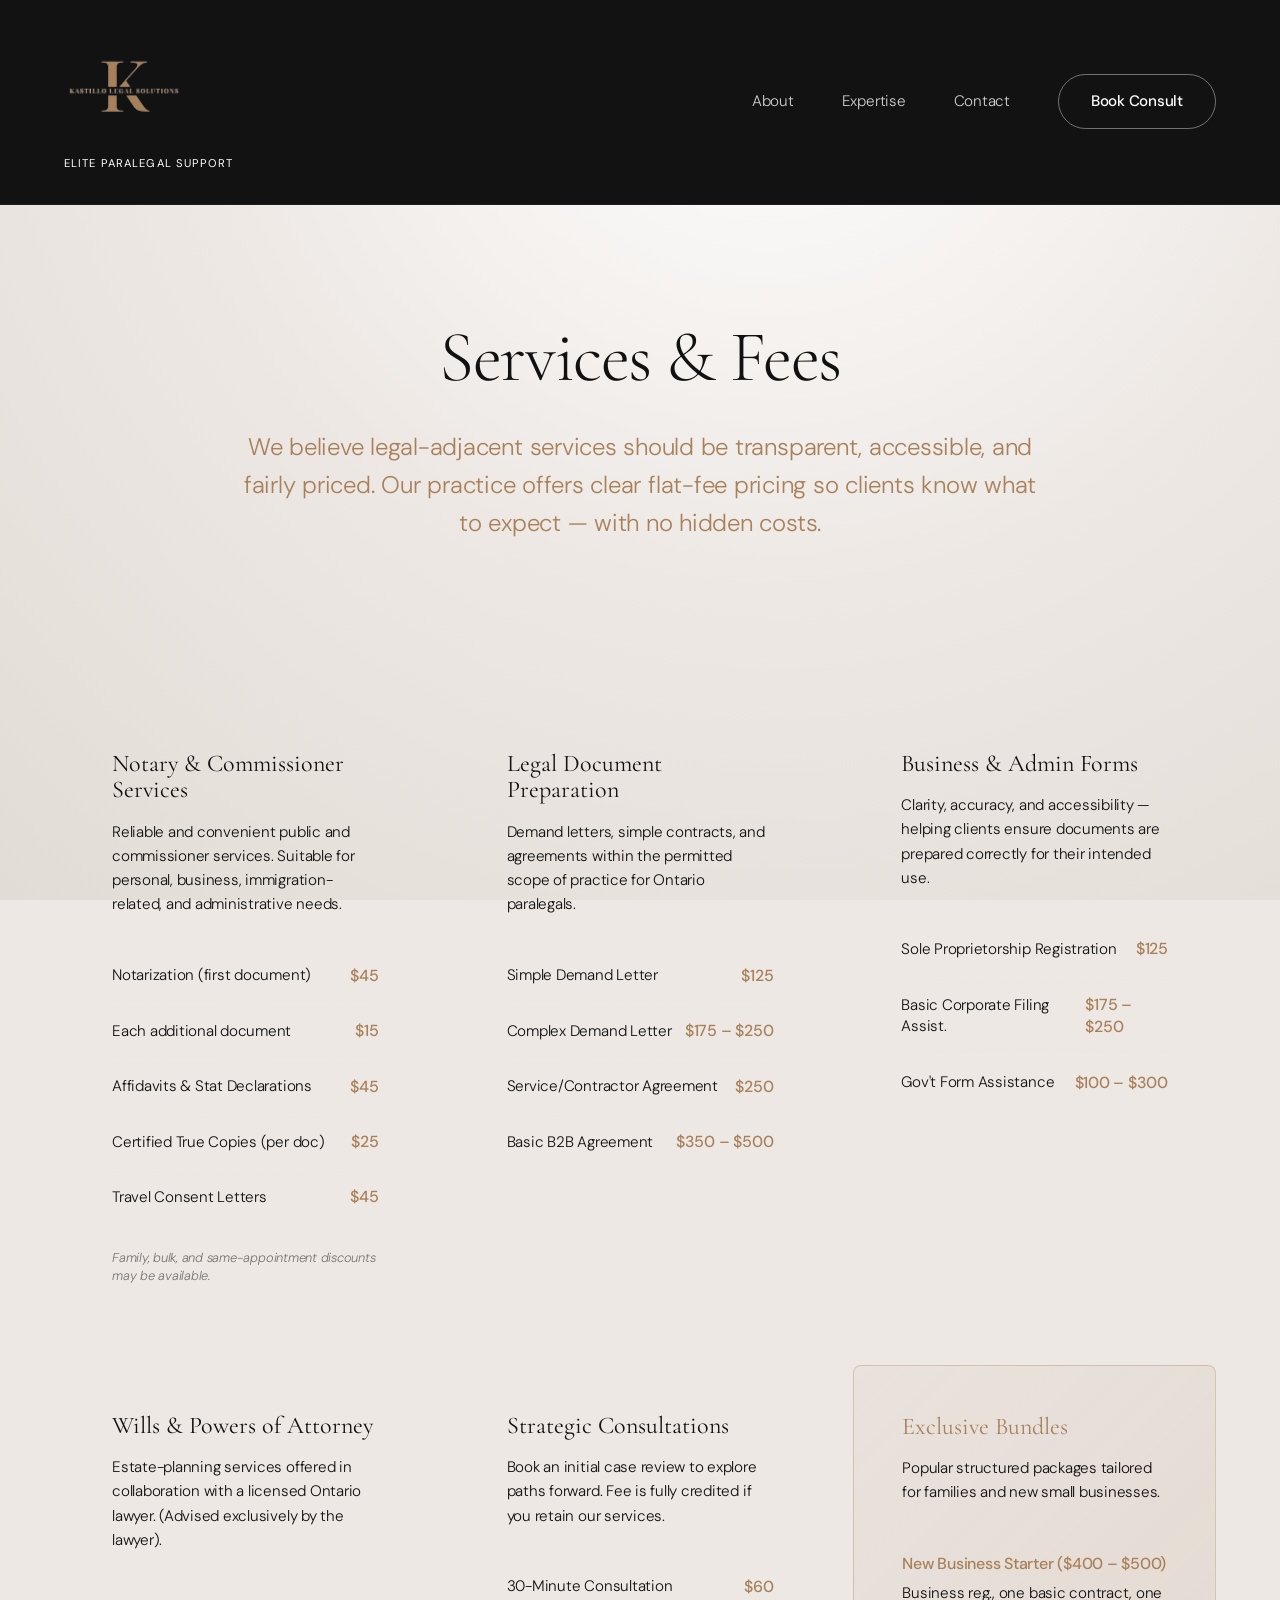
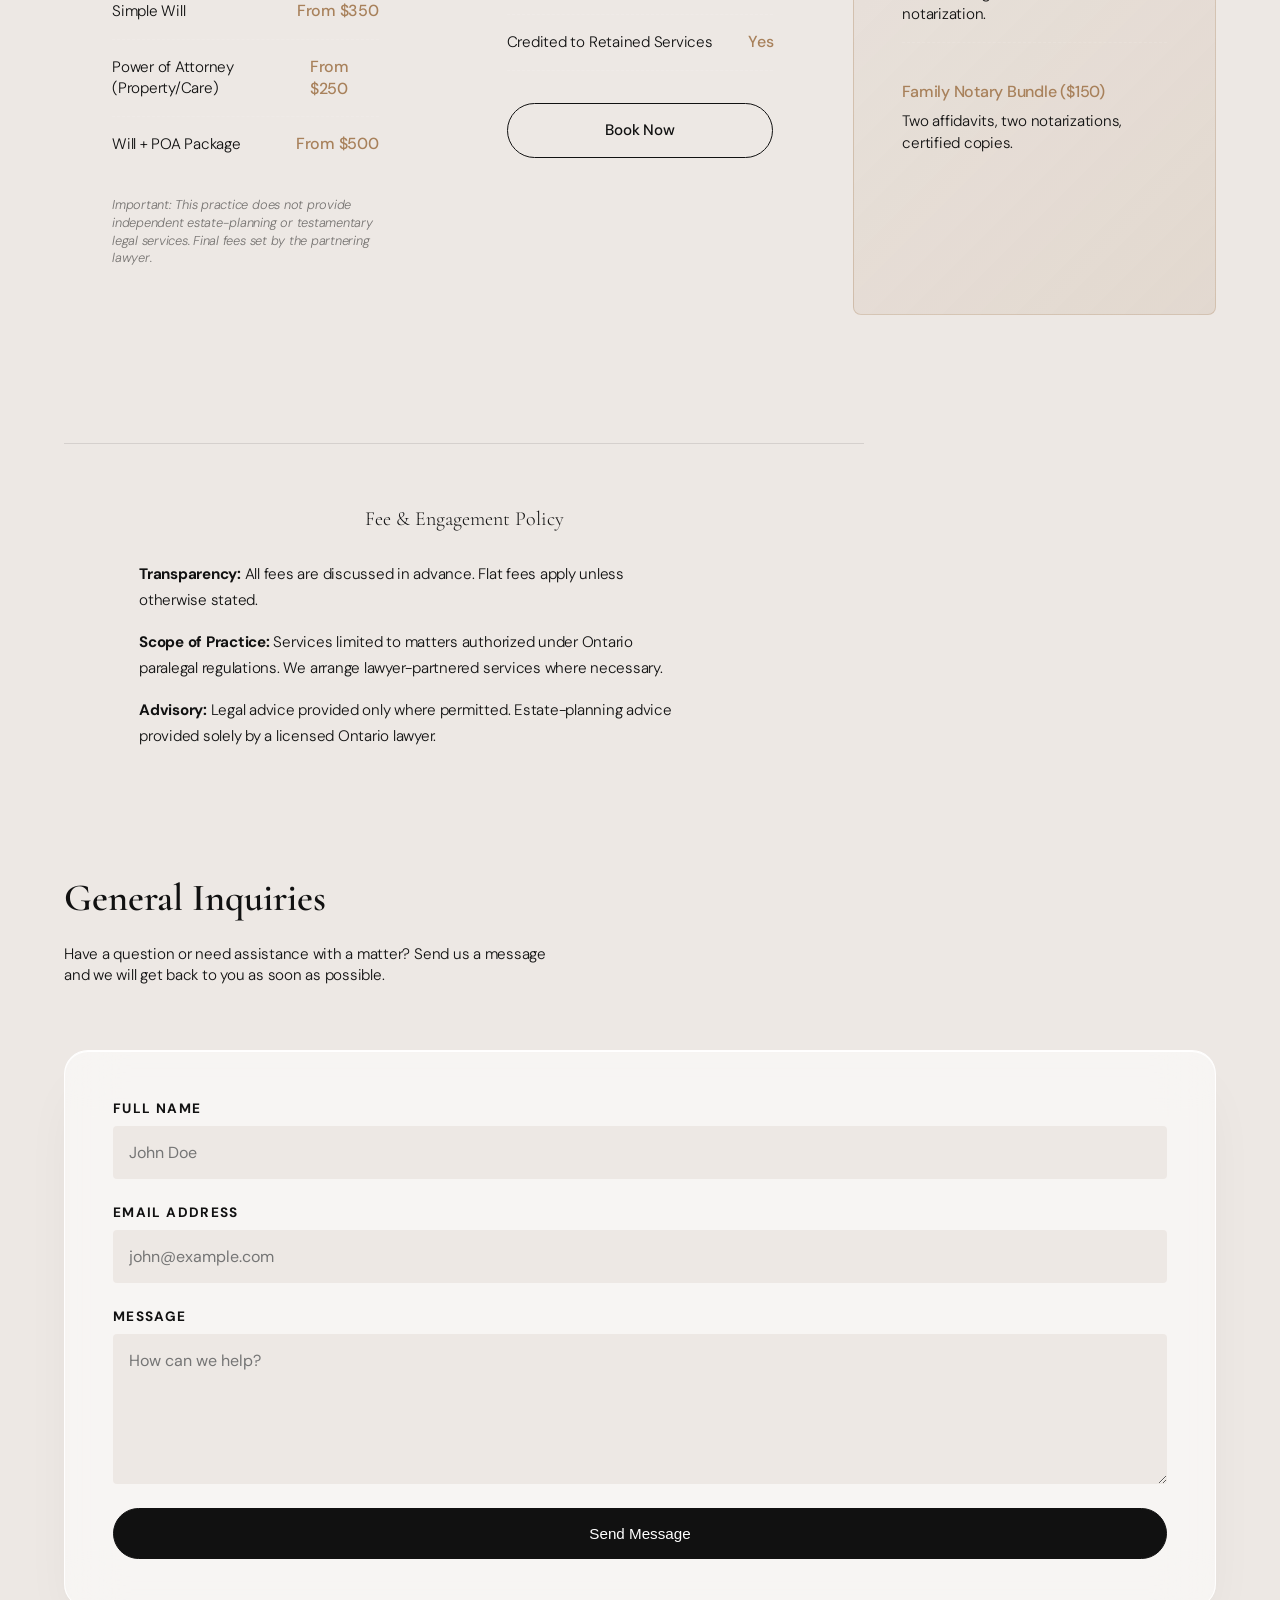
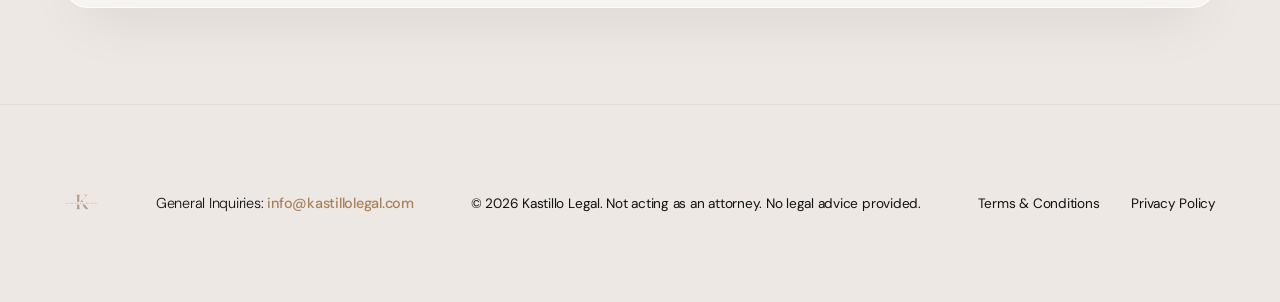
<file: services.html>
<!DOCTYPE html>
<html lang="en">

<head>
    <meta charset="UTF-8">
    <meta name="viewport" content="width=device-width, initial-scale=1.0">
    <meta name="description" content="Transparent, accessible, and fairly priced legal-adjacent services. Explore our flat-fee pricing for notary services, business forms, and legal document preparation.">
    <title>KASTILLO | Pricing & Expertise</title>
    <link
        href="https://fonts.googleapis.com/css2?family=Cormorant+Garamond:ital,wght@0,300;0,400;0,500;0,600;1,400&family=DM+Sans:wght@300;400;500;700&display=swap"
        rel="stylesheet">
    <link rel="stylesheet" href="styles.css?v=5">
    <style>
        .pricing-header {
            padding-top: 14rem;
            padding-bottom: 2rem;
            text-align: center;
        }

        .pricing-header h1 {
            font-size: clamp(3rem, 6vw, 4.5rem);
            font-weight: 300;
            margin-bottom: 2rem;
            color: var(--text-primary);
            letter-spacing: -0.02em;
        }

        .pull-quote {
            font-size: clamp(1.15rem, 2vw, 1.5rem);
            font-weight: 300;
            line-height: 1.6;
            color: var(--accent-bronze);
            max-width: 800px;
            margin: 0 auto;
        }

        /* Solid Navbar Override for Text Visibility */
        .navbar {
            background-color: #121212;
            border-bottom: 1px solid rgba(255, 255, 255, 0.05);
        }

        .pricing-grid {
            display: grid;
            grid-template-columns: repeat(auto-fit, minmax(350px, 1fr));
            gap: 2rem;
            margin-top: 4rem;
        }

        .pricing-card {
            background: var(--bg-card);
            border: 1px solid var(--border-color);
            border-radius: 8px;
            padding: 3rem;
            transition: var(--transition);
        }

        .pricing-card:hover {
            border-color: var(--accent-bronze);
        }

        .pricing-card h3 {
            font-size: 1.5rem;
            font-weight: 400;
            color: var(--text-primary);
            margin-bottom: 1rem;
        }

        .pricing-card .desc {
            color: var(--text-secondary);
            font-size: 0.95rem;
            line-height: 1.6;
            margin-bottom: 2rem;
        }

        .price-row {
            display: flex;
            justify-content: space-between;
            align-items: center;
            border-bottom: 1px dashed rgba(255, 255, 255, 0.1);
            padding: 1rem 0;
            color: var(--text-secondary);
        }

        .price-row:last-of-type {
            border-bottom: none;
        }

        .price-label {
            font-weight: 300;
            font-size: 0.95rem;
        }

        .price-value {
            font-weight: 500;
            color: var(--accent-bronze);
        }

        .price-disclaimer {
            font-size: 0.8rem;
            font-style: italic;
            color: rgba(0, 0, 0, 0.5);
            margin-top: 1.5rem;
        }

        .bundle-card {
            background: linear-gradient(135deg, rgba(168, 129, 91, 0.05) 0%, rgba(168, 129, 91, 0.15) 100%);
            border: 1px solid rgba(168, 129, 91, 0.3);
        }
    </style>
</head>

<body>
    <!-- Navbar (Matches Home Page) -->
    <nav class="navbar">
        <div class="nav-container">
            <div class="nav-brand">
                <a href="index.html" class="logo"><img src="logo/logotransparent_fixed.png" alt="Kastillo Logo"
                        class="logo-img"></a>
                <span class="nav-tagline">Elite Paralegal Support</span>
            </div>
            <div class="nav-links">
                <a href="about.html">About</a>
                <a href="services.html">Expertise</a>
                <a href="index.html#contact">Contact</a>
                <a href="index.html#booking" class="btn-secondary">Book Consult</a>
            </div>

            <div class="hamburger">
                <span></span>
                <span></span>
                <span></span>
            </div>
        </div>
    </nav>

    <!-- Mobile Menu Overlay -->
    <div class="mobile-menu">
        <a href="about.html">About</a>
        <a href="services.html">Expertise</a>
        <a href="index.html#contact">Contact</a>
        <a href="index.html#booking" class="btn-secondary">Book Consult</a>
    </div>

    <main>
        <!-- Service Header -->
        <section class="section-padding" style="padding-top: 6rem;">
            <div class="section-container pricing-header">
                <h1>Services & Fees</h1>
                <p class="pull-quote">We believe legal-adjacent services should be transparent, accessible, and fairly
                    priced. Our practice offers clear flat-fee pricing so clients know what to expect — with no hidden
                    costs.</p>
            </div>
        </section>

        <!-- Pricing Grid -->
        <section class="section-padding" style="padding-top: 0;">
            <div class="section-container">
                <div class="pricing-grid">

                    <!-- Notary -->
                    <div class="pricing-card">
                        <h3>Notary & Commissioner Services</h3>
                        <p class="desc">Reliable and convenient public and commissioner services. Suitable for personal,
                            business, immigration-related, and administrative needs.</p>

                        <div class="price-row">
                            <span class="price-label">Notarization (first document)</span>
                            <span class="price-value">$45</span>
                        </div>
                        <div class="price-row">
                            <span class="price-label">Each additional document</span>
                            <span class="price-value">$15</span>
                        </div>
                        <div class="price-row">
                            <span class="price-label">Affidavits & Stat Declarations</span>
                            <span class="price-value">$45</span>
                        </div>
                        <div class="price-row">
                            <span class="price-label">Certified True Copies (per doc)</span>
                            <span class="price-value">$25</span>
                        </div>
                        <div class="price-row">
                            <span class="price-label">Travel Consent Letters</span>
                            <span class="price-value">$45</span>
                        </div>
                        <p class="price-disclaimer">Family, bulk, and same-appointment discounts may be available.</p>
                    </div>

                    <!-- Contracts & Demand Letters -->
                    <div class="pricing-card">
                        <h3>Legal Document Preparation</h3>
                        <p class="desc">Demand letters, simple contracts, and agreements within the permitted scope of
                            practice for Ontario paralegals.</p>

                        <div class="price-row">
                            <span class="price-label">Simple Demand Letter</span>
                            <span class="price-value">$125</span>
                        </div>
                        <div class="price-row">
                            <span class="price-label">Complex Demand Letter</span>
                            <span class="price-value">$175 – $250</span>
                        </div>
                        <div class="price-row">
                            <span class="price-label">Service/Contractor Agreement</span>
                            <span class="price-value">$250</span>
                        </div>
                        <div class="price-row">
                            <span class="price-label">Basic B2B Agreement</span>
                            <span class="price-value">$350 – $500</span>
                        </div>
                    </div>

                    <!-- Business Forms -->
                    <div class="pricing-card">
                        <h3>Business & Admin Forms</h3>
                        <p class="desc">Clarity, accuracy, and accessibility — helping clients ensure documents are
                            prepared correctly for their intended use.</p>

                        <div class="price-row">
                            <span class="price-label">Sole Proprietorship Registration</span>
                            <span class="price-value">$125</span>
                        </div>
                        <div class="price-row">
                            <span class="price-label">Basic Corporate Filing Assist.</span>
                            <span class="price-value">$175 – $250</span>
                        </div>
                        <div class="price-row">
                            <span class="price-label">Gov't Form Assistance</span>
                            <span class="price-value">$100 – $300</span>
                        </div>
                    </div>

                    <!-- Wills -->
                    <div class="pricing-card">
                        <h3>Wills & Powers of Attorney</h3>
                        <p class="desc">Estate-planning services offered in collaboration with a licensed Ontario
                            lawyer. (Advised exclusively by the lawyer).</p>

                        <div class="price-row">
                            <span class="price-label">Simple Will</span>
                            <span class="price-value">From $350</span>
                        </div>
                        <div class="price-row">
                            <span class="price-label">Power of Attorney (Property/Care)</span>
                            <span class="price-value">From $250</span>
                        </div>
                        <div class="price-row">
                            <span class="price-label">Will + POA Package</span>
                            <span class="price-value">From $500</span>
                        </div>
                        <p class="price-disclaimer">Important: This practice does not provide independent
                            estate-planning or testamentary legal services. Final fees set by the partnering lawyer.</p>
                    </div>

                    <!-- Consultations -->
                    <div class="pricing-card">
                        <h3>Strategic Consultations</h3>
                        <p class="desc">Book an initial case review to explore paths forward. Fee is fully credited if
                            you retain our services.</p>

                        <div class="price-row">
                            <span class="price-label">30-Minute Consultation</span>
                            <span class="price-value">$60</span>
                        </div>
                        <div class="price-row">
                            <span class="price-label">Credited to Retained Services</span>
                            <span class="price-value">Yes</span>
                        </div>
                        <div style="margin-top: 2rem;">
                            <a href="index.html#booking" class="btn-primary btn-outline-dark"
                                style="display:block; text-align:center;">Book Now</a>
                        </div>
                    </div>

                    <!-- Bundles -->
                    <div class="pricing-card bundle-card">
                        <h3 style="color: var(--accent-bronze);">Exclusive Bundles</h3>
                        <p class="desc">Popular structured packages tailored for families and new small businesses.</p>

                        <div class="price-row" style="flex-direction: column; align-items: flex-start; gap: 0.5rem;">
                            <span class="price-value">New Business Starter ($400 – $500)</span>
                            <span class="price-label">Business reg., one basic contract, one notarization.</span>
                        </div>
                        <br>
                        <div class="price-row"
                            style="flex-direction: column; align-items: flex-start; gap: 0.5rem; border: none;">
                            <span class="price-value">Family Notary Bundle ($150)</span>
                            <span class="price-label">Two affidavits, two notarizations, certified copies.</span>
                        </div>
                    </div>

                </div>
            </div>
        </section>

        <!-- Fee & Engagement Policy Footer -->
        <section class="section-padding">
            <div class="section-container"
                style="max-width: 800px; text-align: center; border-top: 1px solid rgba(0,0,0,0.1); padding-top: 4rem;">
                <h3 style="font-weight: 300; margin-bottom: 2rem;">Fee & Engagement Policy</h3>
                <div
                    style="color: var(--text-secondary); font-size: 0.95rem; line-height: 1.7; text-align: left; max-width: 650px; margin: 0 auto; display: flex; flex-direction: column; gap: 1rem;">
                    <p><strong>Transparency:</strong> All fees are discussed in advance. Flat fees apply unless
                        otherwise
                        stated.</p>
                    <p><strong>Scope of Practice:</strong> Services limited to matters authorized under Ontario
                        paralegal
                        regulations. We arrange lawyer-partnered services where necessary.</p>
                    <p><strong>Advisory:</strong> Legal advice provided only where permitted. Estate-planning advice
                        provided solely by a licensed Ontario lawyer.</p>
                </div>
            </div>
        </section>
        <!-- Contact Section -->
        <section id="contact" class="section-padding" style="background: var(--bg-card); border-top: 1px solid var(--border-color);">
            <div class="section-container">
                <div class="split-bento">
                    <div class="bento-text">
                        <div class="editorial-header">
                            <h2>General Inquiries</h2>
                            <p style="margin-top: 1rem; color: var(--text-secondary); max-width: 500px;">Have a question or need assistance with a matter? Send us a message and we will get back to you as soon as possible.</p>
                        </div>
                    </div>
                    <div class="bento-form glass-card" style="padding: 3rem;">
                        <form action="https://formspree.io/f/xwvypdbe" method="POST" class="contact-form">
                            <div class="form-group">
                                <label for="name">Full Name</label>
                                <input type="text" id="name" name="name" required placeholder="John Doe">
                            </div>
                            <div class="form-group">
                                <label for="email">Email Address</label>
                                <input type="email" id="email" name="email" required placeholder="john@example.com">
                            </div>
                            <div class="form-group">
                                <label for="message">Message</label>
                                <textarea id="message" name="message" required placeholder="How can we help?"></textarea>
                            </div>
                            <button type="submit" class="btn-primary" style="width: 100%;">Send Message</button>
                        </form>
                    </div>
                </div>
            </div>
        </section>
    </main>

    <!-- Footer (Matches Home Page) -->
    <footer class="footer">
        <div class="footer-container">
            <div class="footer-brand">
                <div class="logo"><img src="logo/logotransparent_fixed.png" alt="Kastillo Logo"
                        style="height: 35px; width: auto; opacity: 0.7;"></div>
            </div>
            <div class="footer-contact" style="text-align: center; margin: 1.5rem 0;">
                <p style="font-size: 0.9rem; color: var(--text-secondary);">General Inquiries: <a href="mailto:info@kastillolegal.com" style="color: var(--accent-bronze); text-decoration: none; font-weight: 500;">info@kastillolegal.com</a></p>
            </div>
            <div class="footer-legal">
                <p>&copy; 2026 Kastillo Legal. Not acting as an attorney. No legal advice provided.</p>
            </div>
            <div class="footer-social">
                <a href="terms.html">Terms & Conditions</a>
                <a href="privacy.html">Privacy Policy</a>
            </div>
        </div>
    </footer>

    <script src="app.js?v=2"></script>
</body>

</html>
</file>
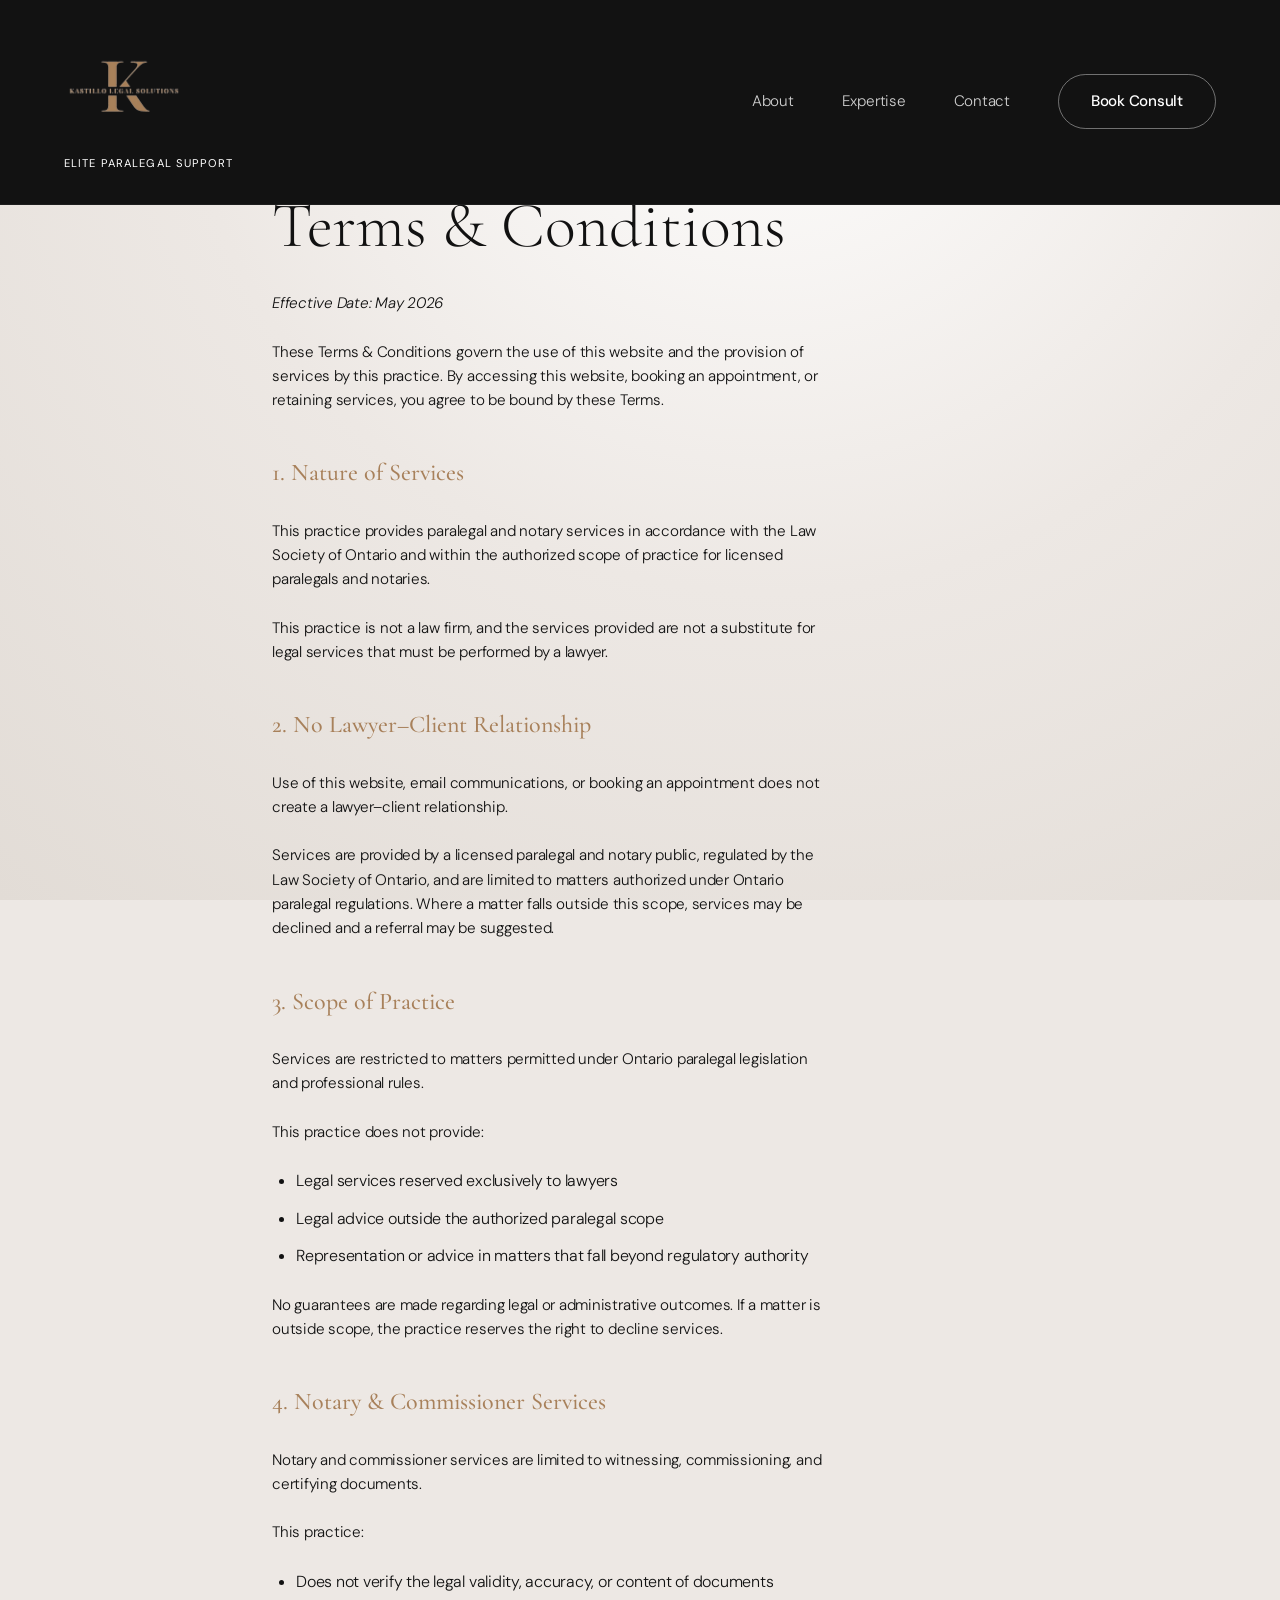
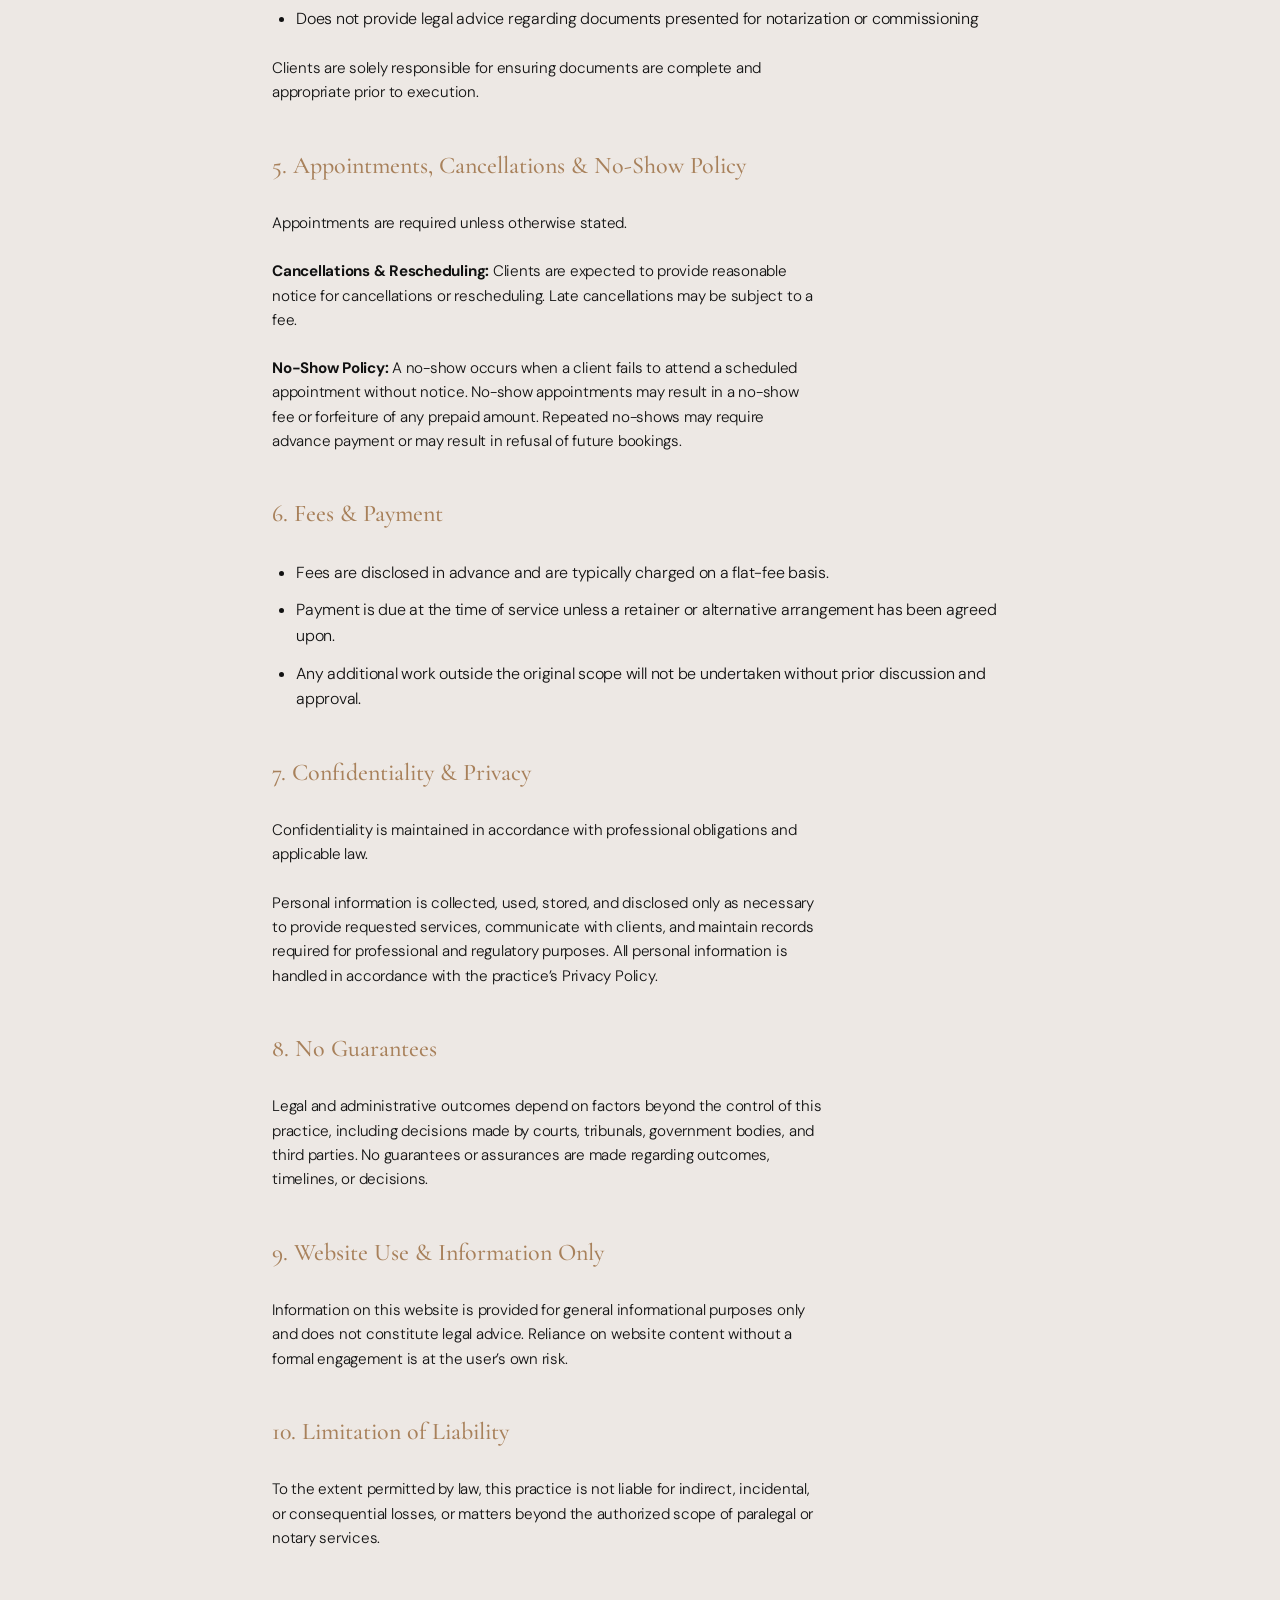
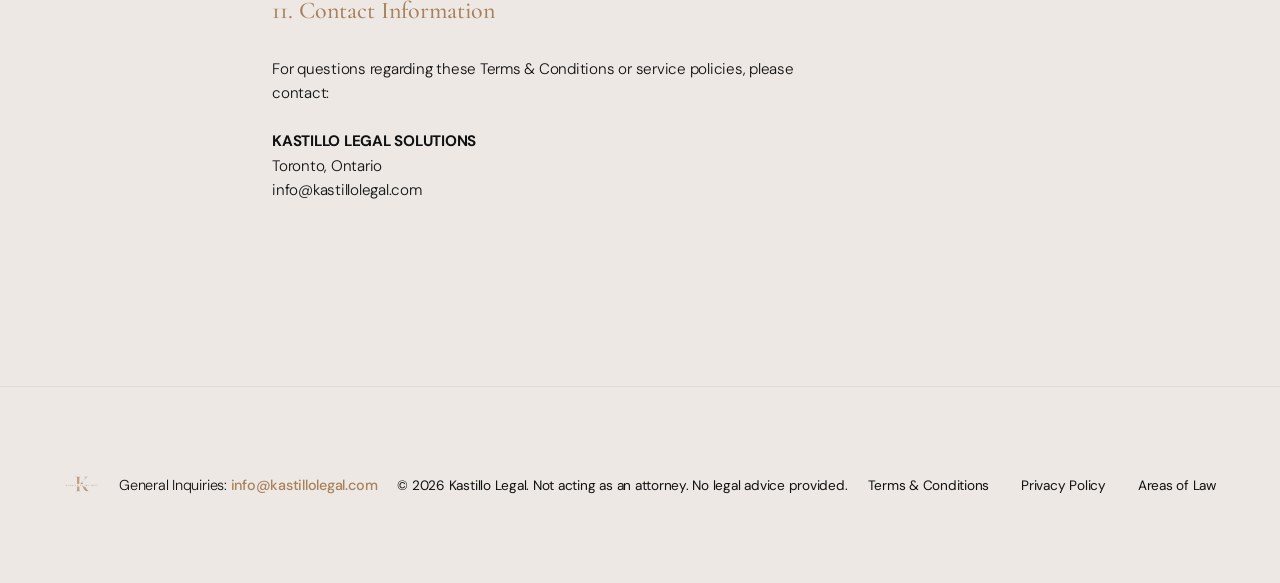
<file: terms.html>
<!DOCTYPE html>
<html lang="en">

<head>
    <meta charset="UTF-8">
    <meta name="viewport" content="width=device-width, initial-scale=1.0">
    <meta name="description" content="Terms and Conditions for Kastillo Legal Solutions. Professional paralegal and notary services in Ontario.">
    <title>KASTILLO | Terms & Conditions</title>
    <link
        href="https://fonts.googleapis.com/css2?family=Cormorant+Garamond:ital,wght@0,300;0,400;0,500;0,600;1,400&family=DM+Sans:wght@300;400;500;700&display=swap"
        rel="stylesheet">
    <link rel="stylesheet" href="styles.css?v=3">
    <style>
        .legal-content {
            max-width: 800px;
            margin: 0 auto;
            padding: 12rem 2rem 8rem;
        }

        .legal-content h1 {
            font-size: clamp(2.5rem, 5vw, 4rem);
            font-weight: 300;
            margin-bottom: 2rem;
            color: var(--text-primary);
        }

        .legal-content h2 {
            font-size: 1.5rem;
            font-weight: 500;
            margin-top: 3rem;
            margin-bottom: 1.5rem;
            color: var(--accent-bronze);
            border-bottom: 1px solid var(--border-color);
            padding-bottom: 0.5rem;
        }

        .legal-content p, .legal-content ul {
            color: var(--text-secondary);
            line-height: 1.6;
            margin-bottom: 1.5rem;
            font-weight: 300;
        }

        .legal-content ul {
            padding-left: 1.5rem;
        }

        .legal-content li {
            margin-bottom: 0.75rem;
        }

        .effective-date {
            font-style: italic;
            color: var(--accent-bronze);
            margin-bottom: 3rem;
        }

        /* Solid Navbar Override */
        .navbar {
            background-color: #121212;
            border-bottom: 1px solid rgba(255, 255, 255, 0.05);
        }
    </style>
</head>

<body>
    <!-- Navbar -->
    <nav class="navbar">
        <div class="nav-container">
            <div class="nav-brand">
                <a href="index.html" class="logo"><img src="logo/logotransparent_fixed.png" alt="Kastillo Logo"
                        class="logo-img"></a>
                <span class="nav-tagline">Elite Paralegal Support</span>
            </div>
            <div class="nav-links">
                <a href="about.html">About</a>
                <a href="services.html">Expertise</a>
                <a href="index.html#contact">Contact</a>
                <a href="index.html#booking" class="btn-secondary">Book Consult</a>
            </div>

            <div class="hamburger">
                <span></span>
                <span></span>
                <span></span>
            </div>
        </div>
    </nav>

    <!-- Mobile Menu Overlay -->
    <div class="mobile-menu">
        <a href="about.html">About</a>
        <a href="services.html">Expertise</a>
        <a href="index.html#contact">Contact</a>
        <a href="index.html#booking" class="btn-secondary">Book Consult</a>
    </div>

    <main class="legal-content">
        <h1>Terms & Conditions</h1>
        <p class="effective-date">Effective Date: May 2026</p>

        <p>These Terms & Conditions govern the use of this website and the provision of services by this practice. By accessing this website, booking an appointment, or retaining services, you agree to be bound by these Terms.</p>

        <h2>1. Nature of Services</h2>
        <p>This practice provides paralegal and notary services in accordance with the Law Society of Ontario and within the authorized scope of practice for licensed paralegals and notaries.</p>
        <p>This practice is not a law firm, and the services provided are not a substitute for legal services that must be performed by a lawyer.</p>

        <h2>2. No Lawyer–Client Relationship</h2>
        <p>Use of this website, email communications, or booking an appointment does not create a lawyer–client relationship.</p>
        <p>Services are provided by a licensed paralegal and notary public, regulated by the Law Society of Ontario, and are limited to matters authorized under Ontario paralegal regulations. Where a matter falls outside this scope, services may be declined and a referral may be suggested.</p>

        <h2>3. Scope of Practice</h2>
        <p>Services are restricted to matters permitted under Ontario paralegal legislation and professional rules.</p>
        <p>This practice does not provide:</p>
        <ul>
            <li>Legal services reserved exclusively to lawyers</li>
            <li>Legal advice outside the authorized paralegal scope</li>
            <li>Representation or advice in matters that fall beyond regulatory authority</li>
        </ul>
        <p>No guarantees are made regarding legal or administrative outcomes. If a matter is outside scope, the practice reserves the right to decline services.</p>

        <h2>4. Notary & Commissioner Services</h2>
        <p>Notary and commissioner services are limited to witnessing, commissioning, and certifying documents.</p>
        <p>This practice:</p>
        <ul>
            <li>Does not verify the legal validity, accuracy, or content of documents</li>
            <li>Does not provide legal advice regarding documents presented for notarization or commissioning</li>
        </ul>
        <p>Clients are solely responsible for ensuring documents are complete and appropriate prior to execution.</p>

        <h2>5. Appointments, Cancellations & No-Show Policy</h2>
        <p>Appointments are required unless otherwise stated.</p>
        <p><strong>Cancellations & Rescheduling:</strong> Clients are expected to provide reasonable notice for cancellations or rescheduling. Late cancellations may be subject to a fee.</p>
        <p><strong>No-Show Policy:</strong> A no-show occurs when a client fails to attend a scheduled appointment without notice. No-show appointments may result in a no-show fee or forfeiture of any prepaid amount. Repeated no-shows may require advance payment or may result in refusal of future bookings.</p>

        <h2>6. Fees & Payment</h2>
        <ul>
            <li>Fees are disclosed in advance and are typically charged on a flat-fee basis.</li>
            <li>Payment is due at the time of service unless a retainer or alternative arrangement has been agreed upon.</li>
            <li>Any additional work outside the original scope will not be undertaken without prior discussion and approval.</li>
        </ul>

        <h2>7. Confidentiality & Privacy</h2>
        <p>Confidentiality is maintained in accordance with professional obligations and applicable law.</p>
        <p>Personal information is collected, used, stored, and disclosed only as necessary to provide requested services, communicate with clients, and maintain records required for professional and regulatory purposes. All personal information is handled in accordance with the practice’s Privacy Policy.</p>

        <h2>8. No Guarantees</h2>
        <p>Legal and administrative outcomes depend on factors beyond the control of this practice, including decisions made by courts, tribunals, government bodies, and third parties. No guarantees or assurances are made regarding outcomes, timelines, or decisions.</p>

        <h2>9. Website Use & Information Only</h2>
        <p>Information on this website is provided for general informational purposes only and does not constitute legal advice. Reliance on website content without a formal engagement is at the user’s own risk.</p>

        <h2>10. Limitation of Liability</h2>
        <p>To the extent permitted by law, this practice is not liable for indirect, incidental, or consequential losses, or matters beyond the authorized scope of paralegal or notary services.</p>

        <h2>11. Contact Information</h2>
        <p>For questions regarding these Terms & Conditions or service policies, please contact:</p>
        <p>
            <strong>KASTILLO LEGAL SOLUTIONS</strong><br>
            Toronto, Ontario<br>
            info@kastillolegal.com
        </p>
    </main>

    <!-- Footer -->
    <footer class="footer">
        <div class="footer-container">
            <div class="footer-brand">
                <div class="logo"><img src="logo/logotransparent_fixed.png" alt="Kastillo Logo"
                        style="height: 35px; width: auto; opacity: 0.7;"></div>
            </div>
            <div class="footer-contact" style="text-align: center; margin: 1.5rem 0;">
                <p style="font-size: 0.9rem; color: var(--text-secondary);">General Inquiries: <a href="mailto:info@kastillolegal.com" style="color: var(--accent-bronze); text-decoration: none; font-weight: 500;">info@kastillolegal.com</a></p>
            </div>
            <div class="footer-legal">
                <p>&copy; 2026 Kastillo Legal. Not acting as an attorney. No legal advice provided.</p>
            </div>
            <div class="footer-social">
                <a href="terms.html">Terms & Conditions</a>
                <a href="privacy.html">Privacy Policy</a>
                <a href="about.html#areas">Areas of Law</a>
            </div>
        </div>
    </footer>

    <script src="app.js?v=2"></script>
</body>

</html>
</file>
<file: styles.css>
:root {
    --bg-base: #ede8e4;
    --bg-gradient: radial-gradient(circle at 60% 0%, #ffffff 0%, #ede8e4 50%, #e2dcd6 100%);
    --accent-bronze: #A8815B;
    --text-primary: #111111;
    --text-secondary: #111111;

    /* Premium Glassmorphism */
    --glass-bg: rgba(255, 255, 255, 0.55);
    --glass-border: rgba(255, 255, 255, 0.9);
    --glass-shadow: inset 0 1px 0 rgba(255, 255, 255, 1), 0 30px 60px -20px rgba(0, 0, 0, 0.08);
}

* {
    margin: 0;
    padding: 0;
    box-sizing: border-box;
}

html {
    scroll-behavior: smooth;
}

body {
    background-color: var(--bg-base);
    background-image: var(--bg-gradient);
    background-attachment: fixed;
    color: var(--text-primary);
    font-family: 'DM Sans', sans-serif;
    line-height: 1.4;
    letter-spacing: -0.015em;
    overflow-x: hidden;
    -webkit-font-smoothing: antialiased;
}

h1,
h2,
h3 {
    font-family: 'Cormorant Garamond', serif;
    font-weight: 600;
    letter-spacing: 0;
    line-height: 1.1;
}

h1 {
    font-size: clamp(2.5rem, 4.5vw, 4rem);
    margin-bottom: 2rem;
    line-height: 1.05;
}

h2 {
    font-size: clamp(2rem, 3vw, 2.5rem);
    margin-bottom: 1.5rem;
}

h3 {
    font-size: 1.25rem;
    font-weight: 500;
    margin-bottom: 0.5rem;
}

p {
    color: var(--text-secondary);
    max-width: 55ch;
    font-size: 0.95rem;
    font-weight: 300;
}

a {
    text-decoration: none;
    color: inherit;
}

/* Buttons */
.btn-primary,
.btn-secondary {
    display: inline-flex;
    align-items: center;
    justify-content: center;
    padding: 1rem 2rem;
    border-radius: 100px;
    font-weight: 500;
    font-size: 0.95rem;
    cursor: pointer;
    transition: background-color 0.3s, color 0.3s, transform 0.1s;
}

.btn-primary {
    background-color: transparent;
    border: 1px solid #fff;
    color: #fff;
}

.btn-primary:hover {
    background-color: #fff;
    color: #111;
}

.btn-outline-dark {
    background-color: transparent;
    border: 1px solid #111;
    color: #111;
}

.btn-outline-dark:hover {
    background-color: #111;
    color: #fff;
}

.btn-secondary {
    background-color: transparent;
    border: 1px solid rgba(255, 255, 255, 0.4);
    color: #fff;
}

.btn-secondary:hover {
    background-color: #fff;
    color: #111;
}

.btn-table {
    display: inline-block;
    background: #111;
    color: #fff;
    padding: 0.6rem 1.2rem;
    border-radius: 4px;
    font-size: 0.85rem;
    transition: background 0.2s;
}

.btn-table:hover {
    background: var(--accent-bronze);
}

/* Navbar */
.navbar {
    position: fixed;
    top: 0;
    width: 100%;
    z-index: 1000;
    padding: 2rem 0;
    transition: all 0.4s cubic-bezier(0.16, 1, 0.3, 1);
}

.navbar.scrolled {
    padding: 1rem 0;
    background: rgba(17, 17, 17, 0.9);
    backdrop-filter: blur(20px);
    -webkit-backdrop-filter: blur(20px);
    border-bottom: 1px solid rgba(255, 255, 255, 0.05);
}

.nav-container {
    max-width: 1600px;
    margin: 0 auto;
    padding: 0 4rem;
    display: flex;
    justify-content: space-between;
    align-items: center;
}

.logo {
    font-weight: 500;
    font-size: 1.25rem;
    letter-spacing: 0.05em;
    color: #fff;
    display: flex;
    align-items: center;
}

.logo-img {
    height: 120px;
    width: auto;
    object-fit: contain;
}

.nav-brand {
    display: flex;
    flex-direction: column;
    align-items: flex-start;
    gap: 0.25rem;
}

.nav-tagline {
    font-size: 0.7rem;
    letter-spacing: 0.1em;
    text-transform: uppercase;
    color: #fff;
    font-weight: 400;
}

.nav-links {
    display: flex;
    gap: 3rem;
    align-items: center;
    font-weight: 300;
    font-size: 0.95rem;
}

.nav-links a:not(.btn-secondary) {
    color: rgba(255, 255, 255, 0.8);
}

.nav-links a:not(.btn-secondary):hover {
    color: #fff;
}

.navbar.scrolled .logo,
.navbar.scrolled .nav-links a {
    color: #fff;
}

.navbar.scrolled .btn-secondary {
    border-color: rgba(255, 255, 255, 0.2);
}

/* Mobile Menu & Hamburger */
.hamburger {
    display: none;
    flex-direction: column;
    justify-content: space-between;
    width: 30px;
    height: 18px;
    cursor: pointer;
    z-index: 1000;
}

.hamburger span {
    display: block;
    height: 2px;
    width: 100%;
    background-color: rgba(255, 255, 255, 0.8);
    border-radius: 2px;
    transition: all 0.3s ease;
}

.navbar.scrolled .hamburger span {
    background-color: #fff;
}

.hamburger.active span:nth-child(1) {
    transform: translateY(8px) rotate(45deg);
    background-color: #fff;
}

.hamburger.active span:nth-child(2) {
    opacity: 0;
}

.hamburger.active span:nth-child(3) {
    transform: translateY(-8px) rotate(-45deg);
    background-color: #fff;
}

.mobile-menu {
    position: fixed;
    top: 0;
    right: -100%;
    width: 100%;
    height: 100dvh;
    background: rgba(17, 17, 17, 0.98);
    backdrop-filter: blur(20px);
    -webkit-backdrop-filter: blur(20px);
    z-index: 900;
    display: flex;
    flex-direction: column;
    justify-content: center;
    align-items: center;
    gap: 2.5rem;
    transition: right 0.4s cubic-bezier(0.16, 1, 0.3, 1);
}

.mobile-menu.active {
    right: 0;
}

.mobile-menu a {
    font-size: 1.5rem;
    color: #fff;
    font-weight: 300;
    font-family: 'DM Sans', sans-serif;
}

/* Full Bleed Hero */
.full-bleed-hero {
    position: relative;
    width: 100%;
    min-height: 100dvh;
    display: flex;
    align-items: center;
    padding: 0;
    margin: 0;
}

.hero-bg {
    position: absolute;
    inset: 0;
    width: 100%;
    height: 100%;
    z-index: 1;
    overflow: hidden;
}

.hero-img {
    width: 100%;
    height: 100%;
    object-fit: cover;
    /* Focuses on the top 30% of the image to maximize sky/cloud exposure */
    object-position: center 30%;
    /* Keep the tightened zoom for clarity, but center it normally on the Y-axis */
    transform: scale(1.4);
    /* Hard contrast sharpening techniques to counteract image native blur */
    filter: contrast(1.15) saturate(1.1) brightness(0.95);
    image-rendering: -webkit-optimize-contrast;
}

.hero-overlay {
    position: absolute;
    top: 0;
    left: 0;
    width: 100%;
    height: 100%;
    background: linear-gradient(to bottom, rgba(0, 0, 0, 0.45) 0%, rgba(0, 0, 0, 0.75) 100%);
    z-index: 5;
}

.hero-content-wrapper {
    position: relative;
    z-index: 10;
    width: 100%;
    max-width: 1600px;
    margin: 0 auto;
    padding: 0 4rem;
    padding-top: 18rem;
    display: flex;
    justify-content: center;
    text-align: center;
}

.hero-content {
    max-width: 1200px;
    display: flex;
    flex-direction: column;
    align-items: center;
}

.hero-content h1,
.hero-content p {
    color: #fff;
}

.hero-content p {
    font-size: 1.15rem;
    color: rgba(255, 255, 255, 0.8);
    margin-bottom: 3rem;
    font-weight: 300;
    max-width: 850px;
}

.floating-metrics {
    display: flex;
    gap: 4rem;
    margin-top: 5rem;
    padding-top: 3rem;
    border-top: 1px solid rgba(255, 255, 255, 0.15);
    justify-content: center;
}

.metric .metric-value {
    display: block;
    font-size: 2.5rem;
    font-weight: 400;
    color: #fff;
    line-height: 1.1;
    margin-bottom: 0.25rem;
}

.metric .metric-label {
    font-size: 0.85rem;
    font-weight: 300;
    letter-spacing: 0.05em;
    color: rgba(255, 255, 255, 0.6);
}

/* Editorial Section */
.section-padding {
    padding: 4rem 4rem;
    max-width: 1600px;
    margin: 0 auto;
}

.editorial-header {
    max-width: 600px;
    margin-bottom: 4rem;
}

.editorial-grid {
    display: flex;
    flex-direction: column;
}

.editorial-row {
    display: grid;
    grid-template-columns: 80px 1.5fr 1fr;
    gap: 2rem;
    padding: 3rem 0;
    align-items: center;
    border-bottom: 1px solid rgba(0, 0, 0, 0.1);
    transition: background 0.4s ease;
}

.editorial-row:first-child {
    border-top: 1px solid rgba(0, 0, 0, 0.1);
}

.editorial-row:hover {
    background: rgba(0, 0, 0, 0.02);
}

.row-number {
    font-size: 1.5rem;
    color: var(--accent-bronze);
    font-weight: 300;
}

.row-details h3 {
    margin-bottom: 1rem;
    color: var(--text-primary);
}

.row-action {
    justify-self: end;
}

/* FAQ Accordion Styling */
.faq-accordion {
    display: flex;
    flex-direction: column;
}

.faq-item {
    border-bottom: 1px solid rgba(255, 255, 255, 0.1);
}

.faq-question {
    width: 100%;
    display: flex;
    justify-content: space-between;
    align-items: center;
    padding: 1.5rem 0;
    font-size: 1.15rem;
    font-family: inherit;
    font-weight: 300;
    color: var(--text-primary);
    background: none;
    border: none;
    text-align: left;
    cursor: pointer;
}

.faq-question:hover {
    color: var(--accent-bronze);
}

.faq-answer {
    max-height: 0;
    overflow: hidden;
    transition: max-height 0.4s ease;
    background: transparent;
}

.faq-answer p {
    padding-bottom: 1.5rem;
    color: var(--text-secondary);
    font-size: 1rem;
    line-height: 1.8;
}

.faq-item.active .faq-answer {
    max-height: 500px;
}
.faq-item.active .faq-question .icon {
    transform: rotate(45deg);
    color: var(--accent-bronze);
}
.faq-question .icon {
    font-size: 1.5rem;
    font-weight: 300;
    transition: transform 0.4s ease, color 0.4s ease;
};

/* Forms Split */
.split-bento {
    display: grid;
    grid-template-columns: 1fr 1.5fr;
    gap: 1.5rem;
}

.form-container {
    display: flex;
    flex-direction: column;
    gap: 2rem;
}

.glass-card {
    background: var(--glass-bg);
    border: 1px solid var(--glass-border);
    box-shadow: var(--glass-shadow);
    backdrop-filter: blur(28px);
    -webkit-backdrop-filter: blur(28px);
    border-radius: 1.5rem;
    padding: 3rem;
}

.embed-zone {
    flex-grow: 1;
    min-height: 300px;
    border-radius: 1rem;
    background: rgba(0, 0, 0, 0.02);
    border: 1px dashed rgba(0, 0, 0, 0.1);
    display: flex;
    align-items: center;
    justify-content: center;
    font-family: monospace;
    color: var(--text-secondary);
}

.embed-zone.large {
    min-height: 500px;
}

/* Footer */
.footer {
    padding: 4rem 4rem;
    margin-top: 2rem;
    border-top: 1px solid rgba(0, 0, 0, 0.05);
}

.footer-container {
    max-width: 1600px;
    margin: 0 auto;
    display: flex;
    justify-content: space-between;
    align-items: center;
}

.footer-legal p {
    font-size: 0.85rem;
    font-weight: 400;
    color: var(--text-secondary);
    text-align: right;
}

/* Reviews Section */
.reviews-section {
    border-top: 1px solid var(--border-color);
}

.reviews-grid {
    display: grid;
    grid-template-columns: repeat(2, 1fr);
    gap: 4rem;
    margin-top: 4rem;
}

.review-card {
    padding-left: 2.5rem;
    border-left: 1px solid var(--accent-bronze);
}

.review-text {
    font-family: 'Cormorant Garamond', serif;
    font-size: 1.5rem;
    font-style: italic;
    color: var(--text-primary);
    line-height: 1.4;
    margin-bottom: 1.5rem;
}

.review-author {
    font-family: 'DM Sans', sans-serif;
    font-size: 0.95rem;
    font-weight: 700;
    text-transform: uppercase;
    letter-spacing: 0.1em;
    color: var(--accent-bronze);
}

@media (max-width: 768px) {
    .reviews-grid {
        grid-template-columns: 1fr;
        gap: 3rem;
    }
}

/* Mobile */
@media (max-width: 1024px) {

    .nav-container,
    .hero-content-wrapper,
    .section-padding {
        padding-left: 2rem;
        padding-right: 2rem;
    }

    .nav-links {
        display: none;
    }

    .hamburger {
        display: flex;
    }

    .hero-content h1 {
        font-size: 3.5rem;
    }

    .floating-metrics {
        flex-direction: column;
        gap: 2rem;
    }

    .editorial-row {
        grid-template-columns: 1fr;
        gap: 1rem;
        padding: 2rem 0;
    }

    .row-number {
        margin-bottom: 0.5rem;
    }

    .row-action {
        justify-self: start;
        margin-top: 1rem;
    }

    .split-bento {
        grid-template-columns: 1fr;
    }

    .footer-container {
        flex-direction: column;
        gap: 2rem;
        text-align: center;
    }

    .footer-legal p {
        text-align: center;
    }
}
/* Contact Form Styles */
.contact-form {
    display: flex;
    flex-direction: column;
    gap: 1.5rem;
}

.form-group {
    display: flex;
    flex-direction: column;
    gap: 0.5rem;
}

.form-group label {
    font-family: 'DM Sans', sans-serif;
    font-size: 0.85rem;
    font-weight: 700;
    text-transform: uppercase;
    letter-spacing: 0.1em;
    color: var(--text-primary);
}

.form-group input,
.form-group textarea {
    padding: 1rem;
    border: 1px solid var(--border-color);
    background: var(--bg-base);
    font-family: 'DM Sans', sans-serif;
    font-size: 1rem;
    color: var(--text-primary);
    border-radius: 4px;
    transition: border-color 0.3s ease;
}

.form-group input:focus,
.form-group textarea:focus {
    outline: none;
    border-color: var(--accent-bronze);
}

.form-group textarea {
    min-height: 150px;
    resize: vertical;
}

/* Specific CTA override for contact form button */
.contact-form .btn-primary {
    background-color: #111;
    border-color: #111;
    color: #fff;
    transition: all 0.3s ease;
}

.contact-form .btn-primary:hover {
    background-color: #A8815B; /* Accent Bronze */
    border-color: #A8815B;
    color: #fff;
    transform: translateY(-2px);
}

/* Footer Social Links */
.footer-social {
    display: flex;
    gap: 2rem;
}

.footer-social a {
    font-size: 0.85rem;
    color: var(--text-secondary);
    transition: color 0.3s ease;
    font-weight: 400;
}

.footer-social a:hover {
    color: var(--accent-bronze);
}

@media (max-width: 1024px) {
    .footer-social {
        justify-content: center;
        gap: 1.5rem;
        flex-wrap: wrap;
    }
}
</file>
